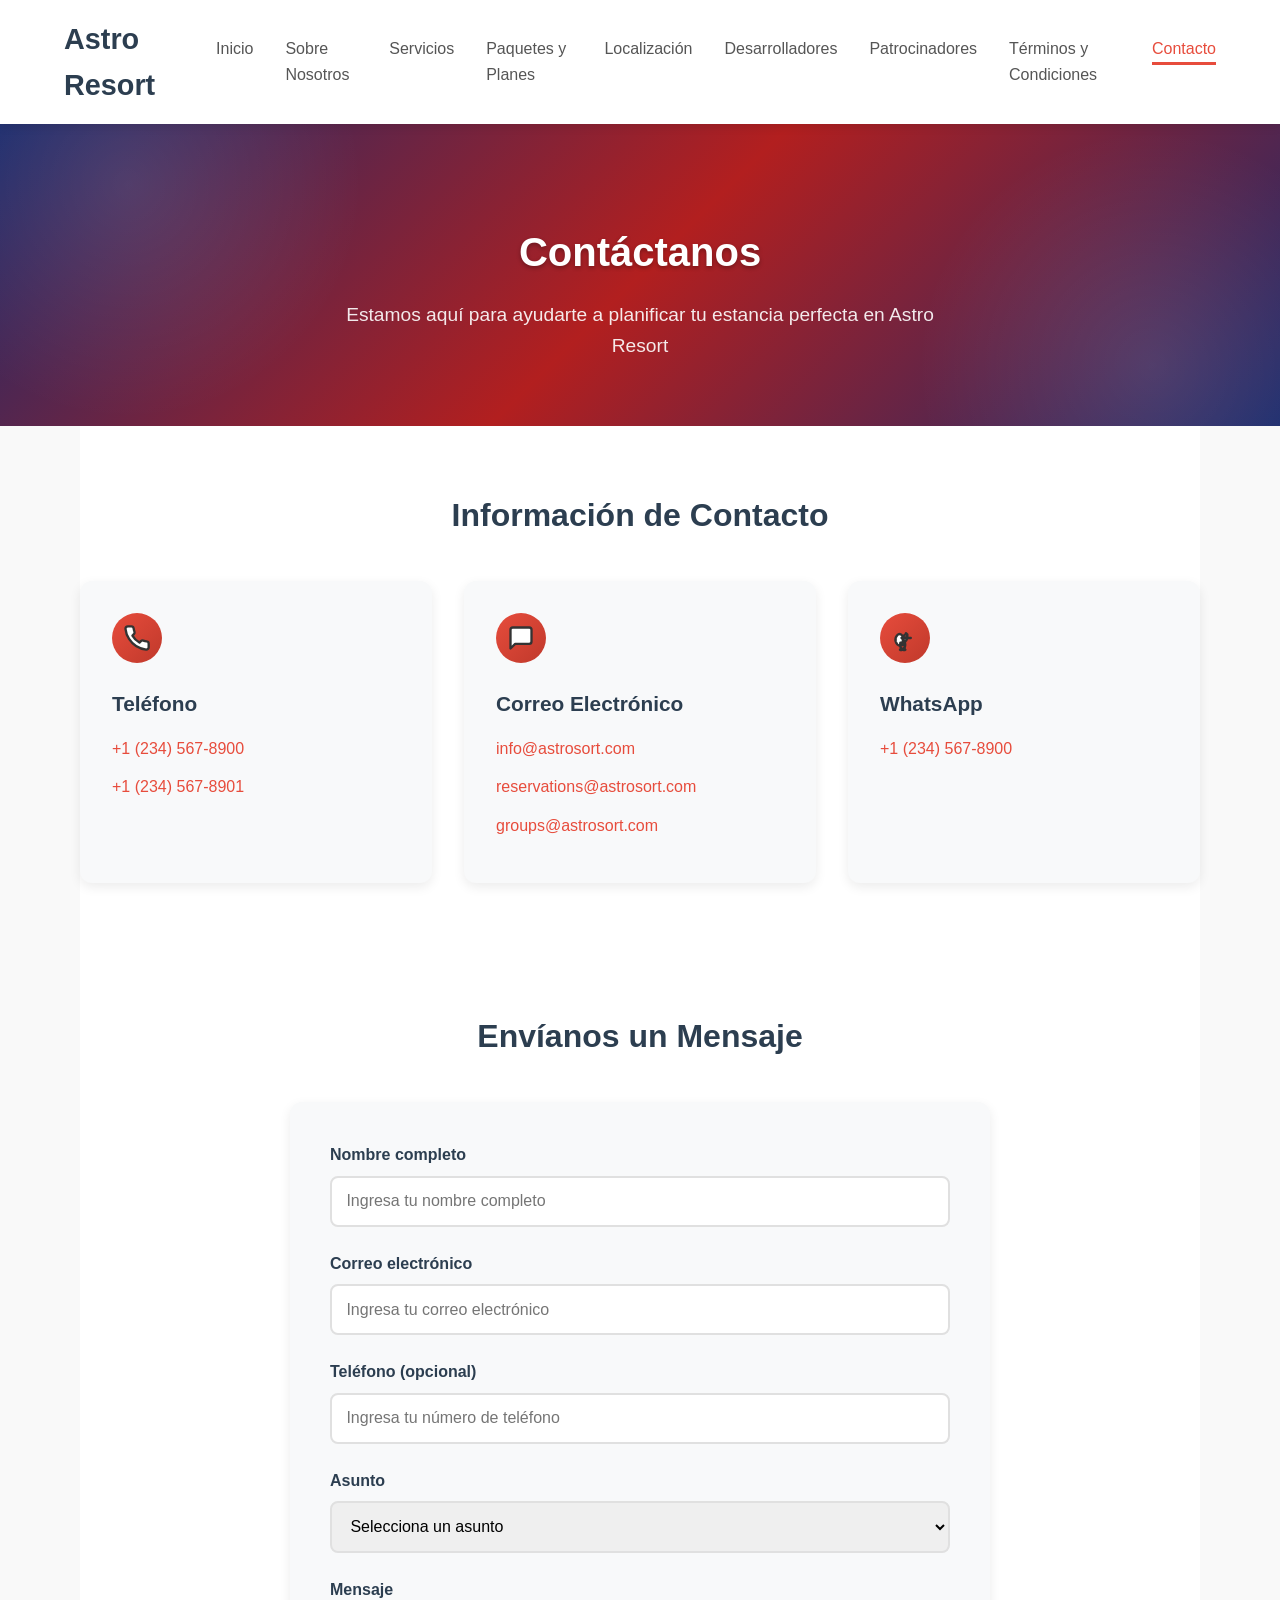
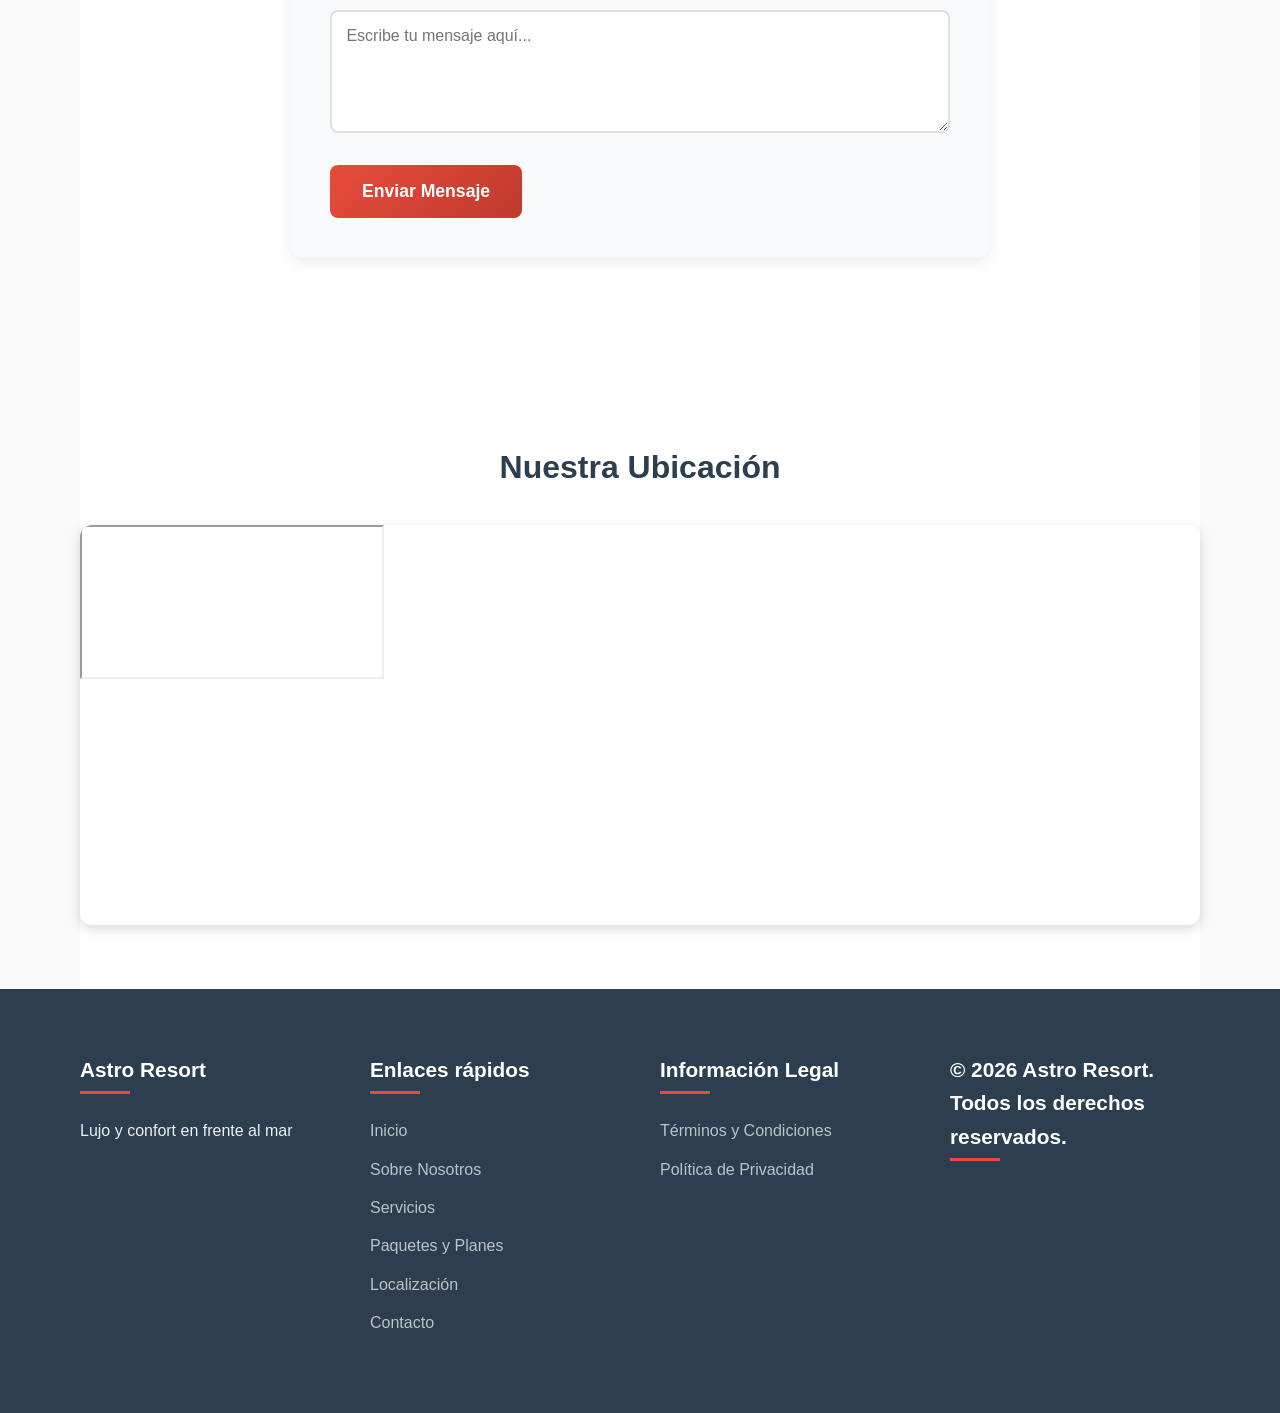
<file: contact/index.html>
<!DOCTYPE html>
<html lang="es">
<head>
    <meta charset="UTF-8">
    <meta name="viewport" content="width=device-width, initial-scale=1.0">
    <title>Contacto - Astro Resort</title>
    <meta name="description" content="Contacto Astro Resort - Hotel de lujo en la playa. Reservaciones, consultas y atención al cliente.">
    <link rel="stylesheet" href="style.css">
</head>
<body>
    <!-- Header -->
    <header class="site-header">
        <div class="container header-content">
            <div class="logo">
                <h1>Astro Resort</h1>
            </div>
            <nav class="main-nav">
                <ul>
                    <li><a href="../index.html">Inicio</a></li>
                    <li><a href="../about.html">Sobre Nosotros</a></li>
                    <li><a href="../services.html">Servicios</a></li>
                    <li><a href="../packages.html">Paquetes y Planes</a></li>
                    <li><a href="../location.html">Localización</a></li>
                    <li><a href="../developers.html">Desarrolladores</a></li>
                    <li><a href="../sponsors.html">Patrocinadores</a></li>
                    <li><a href="../terms.html">Términos y Condiciones</a></li>
                    <li><a class="active" href="index.html">Contacto</a></li>
                </ul>
            </nav>
        </div>
    </header>

    <!-- Hero Section -->
    <section class="hero">
        <div class="container hero-content">
            <h1>Contáctanos</h1>
            <p>Estamos aquí para ayudarte a planificar tu estancia perfecta en Astro Resort</p>
        </div>
    </section>

    <!-- Main Content -->
    <main class="main-content">
        <div class="container">
            <!-- Contact Information -->
            <section class="contact-info">
                <h2>Información de Contacto</h2>
                <div class="info-cards">
                    <div class="card">
                        <div class="card-icon">
                            <svg xmlns="http://www.w3.org/2000/svg" viewBox="0 0 24 24" fill="none" stroke="currentColor" stroke-width="2" stroke-linecap="round" stroke-linejoin="round">
                                <path d="M22 16.92v3a2 2 0 0 1-2.18 2 19.79 19.79 0 0 1-8.63-3.07 19.5 19.5 0 0 1-6-6 19.79 19.79 0 0 1-3.07-8.67A2 2 0 0 1 4.11 2h3a2 2 0 0 1 2 1.72 12.84 12.84 0 0 0 .7 2.81 2 2 0 0 1-.45 2.11L8.09 9.91a16 16 0 0 0 6 6l1.27-1.27a2 2 0 0 1 2.11-.45 12.84 12.84 0 0 0 2.81.7A2 2 0 0 1 22 16.92z"></path>
                            </svg>
                        </div>
                        <h3>Teléfono</h3>
                        <p><a href="tel:+1234567890">+1 (234) 567-8900</a></p>
                        <p><a href="tel:+1234567890">+1 (234) 567-8901</a></p>
                    </div>
                    
                    <div class="card">
                        <div class="card-icon">
                            <svg xmlns="http://www.w3.org/2000/svg" viewBox="0 0 24 24" fill="none" stroke="currentColor" stroke-width="2" stroke-linecap="round" stroke-linejoin="round">
                                <path d="M21 15a2 2 0 0 1-2 2H7l-4 4V5a2 2 0 0 1 2-2h14a2 2 0 0 1 2 2z"></path>
                            </svg>
                        </div>
                        <h3>Correo Electrónico</h3>
                        <p><a href="mailto:info@astrosort.com">info@astrosort.com</a></p>
                        <p><a href="mailto:reservations@astrosort.com">reservations@astrosort.com</a></p>
                        <p><a href="mailto:groups@astrosort.com">groups@astrosort.com</a></p>
                    </div>
                    
                    <div class="card">
                        <div class="card-icon">
                            <svg xmlns="http://www.w3.org/2000/svg" viewBox="0 0 24 24" fill="none" stroke="currentColor" stroke-width="2" stroke-linecap="round" stroke-linejoin="round">
                                <path d="M12 15l-3-3m0 0l3-3m-3 3h8m-7 4a5.042 5.042 0 0 0 2.83-8.17A6.088 6.088 0 0 1 14 9v2a4 4 0 0 0-4 4h2a6.062 6.062 0 0 1-4 4 6.062 6.062 0 0 1-4-4 6.066 6.066 0 0 1 1.66-5.77l.68-.33a2 2 0 0 1 2 0l.68.33a6.066 6.066 0 0 1 1.66 5.77zm0 0a6.066 6.066 0 0 0-1.66 5.77l-.68.33a2 2 0 0 0 2 0l.68-.33a6.066 6.066 0 0 0 1.66-5.77zm0 0a6.066 6.066 0 0 1 1.66 5.77l.68.33a2 2 0 0 1-2 0l-.68-.33a6.066 6.066 0 0 1-1.66-5.77z"></path>
                            </svg>
                        </div>
                        <h3>WhatsApp</h3>
                        <p><a href="https://api.whatsapp.com/send?phone=1234567890" target="_blank">+1 (234) 567-8900</a></p>
                    </div>
                </div>
            </section>

            <!-- Contact Form -->
            <section class="contact-form">
                <h2>Envíanos un Mensaje</h2>
                <form id="contactForm" class="form">
                    <div class="form-group">
                        <label for="name">Nombre completo</label>
                        <input type="text" id="name" name="name" required placeholder="Ingresa tu nombre completo">
                    </div>
                    
                    <div class="form-group">
                        <label for="email">Correo electrónico</label>
                        <input type="email" id="email" name="email" required placeholder="Ingresa tu correo electrónico">
                    </div>
                    
                    <div class="form-group">
                        <label for="phone">Teléfono (opcional)</label>
                        <input type="tel" id="phone" name="phone" placeholder="Ingresa tu número de teléfono">
                    </div>
                    
                    <div class="form-group">
                        <label for="subject">Asunto</label>
                        <select id="subject" name="subject" required>
                            <option value="">Selecciona un asunto</option>
                            <option value="reservation">Reservación</option>
                            <option value="inquiry">Consulta general</option>
                            <option value="groups">Grupos y eventos</option>
                            <option value="feedback">Comentario o sugerencia</option>
                            <option value="other">Otro</option>
                        </select>
                    </div>
                    
                    <div class="form-group">
                        <label for="message">Mensaje</label>
                        <textarea id="message" name="message" rows="5" required placeholder="Escribe tu mensaje aquí..."></textarea>
                    </div>
                    
                    <button type="submit" class="btn-primary">Enviar Mensaje</button>
                </form>
                
                <div id="formResponse" class="form-response"></div>
            </section>

            <!-- Location Map -->
            <section class="location-map">
                <h2>Nuestra Ubicación</h2>
                <div class="map-container">
                    <iframe 
                        src="https://www.google.com/maps/embed?pb=!1m18!1m12!1m3!1d3153.023675103304!2d-86.85193748455235!3d21.16190858597754!2m3!1f0!2f0!3f0!3m2!1i1024!2i768!4f13.1!3m3!1m2!1s0x8f4c1b05f3826a6b%3A0x5d3da496f6c6770!2sAstro%20Resort!5e0!3m2!1ses-419!2smx!4v1612345678901" 
                        allowfullscreen="" 
                        loading="lazy">
                    </iframe>
                </div>
            </section>
        </div>
    </main>

    <!-- Footer -->
    <footer class="site-footer">
        <div class="container footer-content">
            <div class="footer-section">
                <h3>Astro Resort</h3>
                <p>Lujo y confort en frente al mar</p>
                <div class="social-links">
                    <a href="#" aria-label="Facebook"><svg xmlns="http://www.w3.org/2000/svg" viewBox="0 0 24 24"><path d="M22.675 0H1.325C.593 0 0 .593 0 1.325v21.35C0 23.407.593 24 1.325 24h11.49v-9.294h-3.13v-3.62h3.13V8.413c0-3.1 1.894-4.788 4.66-4.788 1.325 0 2.463.099 2.795.143v3.24l-1.918.001c-1.504 0-1.795.715-1.795 1.763v2.31h3.587l-.467 3.62h-3.12V24h6.116c.732 0 1.325-.593 1.325-1.325V1.325C24 .593 23.407 0 22.675 0z"/></svg></a>
                    <a href="#" aria-label="Instagram"><svg xmlns="http://www.w3.org/2000/svg" viewBox="0 0 24 24"><circle cx="12" cy="12" r="10"/><path d="M16 11.37a4 4 0 1 1-8 0 4 4 0 0 1 8 0zm0 1.5a2.5 2.5 0 1 0 0-5 2.5 2.5 0 0 0 0 5zM12 4a8 8 0 0 1-8 8 8 8 0 0 1 8-8zm0 14c-3.31 0-6-2.69-6-6s2.69-6 6-6 6 2.69 6 6-2.69 6-6 6z"/></svg></a>
                    <a href="#" aria-label="Twitter"><svg xmlns="http://www.w3.org/2000/svg" viewBox="0 0 24 24"><path d="M23 3a10.9 10.9 0 0 1-3.14 1.53 4.48 4.48 0 0 0-7.86 3v1A10.66 10.66 0 0 1 3 4s-4 9 5 13a11.64 11.64 0 0 1-7 2c9 5 20 0 20-11.5a4.5 4.5 0 0 0-.08-.83A7.72 7.72 0 0 0 23 3z"/></svg></a>
                    <a href="#" aria-label="WhatsApp"><svg xmlns="http://www.w3.org/2000/svg" viewBox="0 0 24 24"><path d="M20.1 3.9C17.9 1.7 15 .5 12 .5 5.8.5.7 5.6.7 11.9c0 2 .5 3.9 1.5 5.6L.6 23.4l6-1.6c1.6.9 3.5 1.3 5.4 1.3 6.3 0 11.5-5.1 11.5-11.5-.1-2.8-1.2-5.7-3.3-7.8zM16.7 13.3c-1.1 0-2 .9-2 2s.9 2 2 2 2-.9 2-2-.9-2-2-2zm-4.3-1c-.6 0-1 .4-1 1s.4 1 1 1 1-.4 1-1-.4-1-1-1z"/></svg></a>
                </div>
            </div>
            
            <div class="footer-section">
                <h3>Enlaces rápidos</h3>
                <ul>
                    <li><a href="../index.html">Inicio</a></li>
                    <li><a href="../about.html">Sobre Nosotros</a></li>
                    <li><a href="../services.html">Servicios</a></li>
                    <li><a href="../packages.html">Paquetes y Planes</a></li>
                    <li><a href="../location.html">Localización</a></li>
                    <li><a href="index.html">Contacto</a></li>
                </ul>
            </div>
            
            <div class="footer-section">
                <h3>Información Legal</h3>
                <ul>
                    <li><a href="../terms.html">Términos y Condiciones</a></li>
                    <li><a href="../privacy.html">Política de Privacidad</a></li>
                </ul>
            </div>
            
            <div class="footer-section">
                <h3>© 2026 Astro Resort. Todos los derechos reservados.</h3>
            </div>
        </div>
    </footer>

    <script src="script.js"></script>
</body>
</html>
</file>
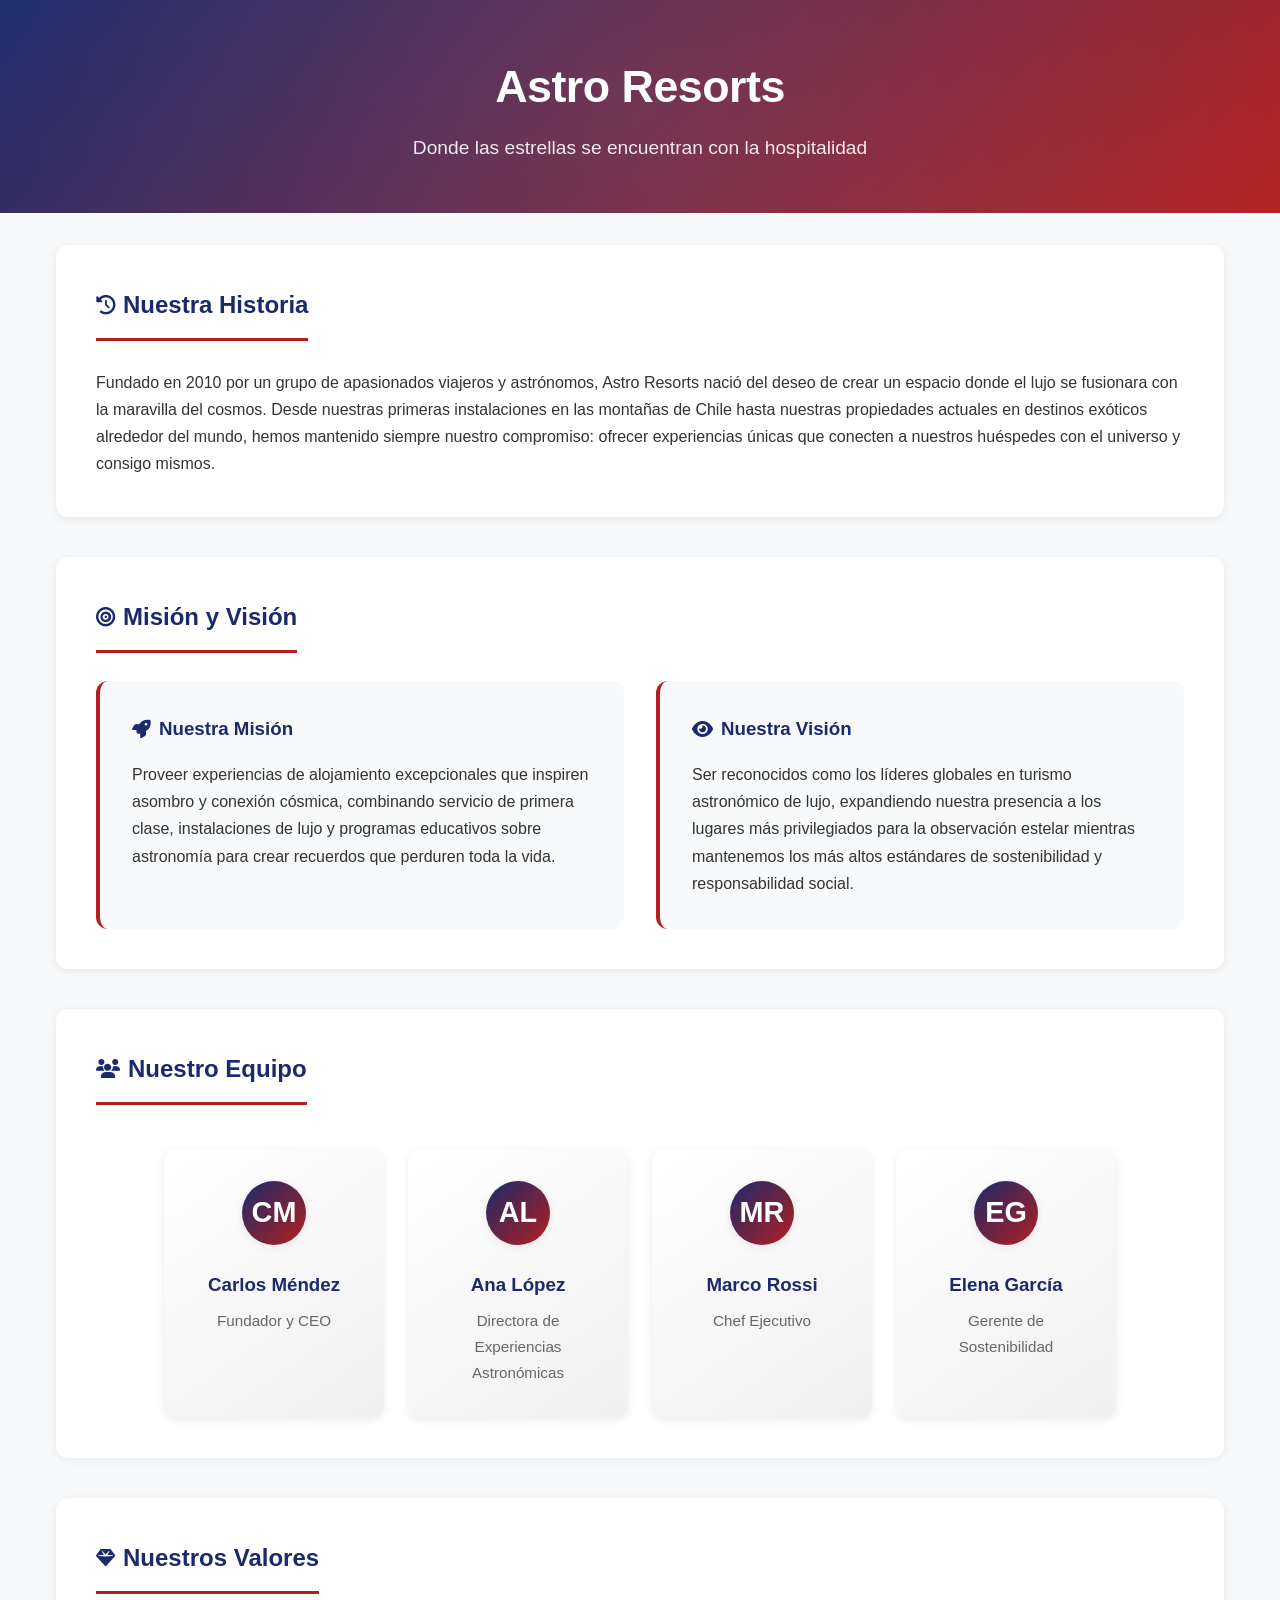
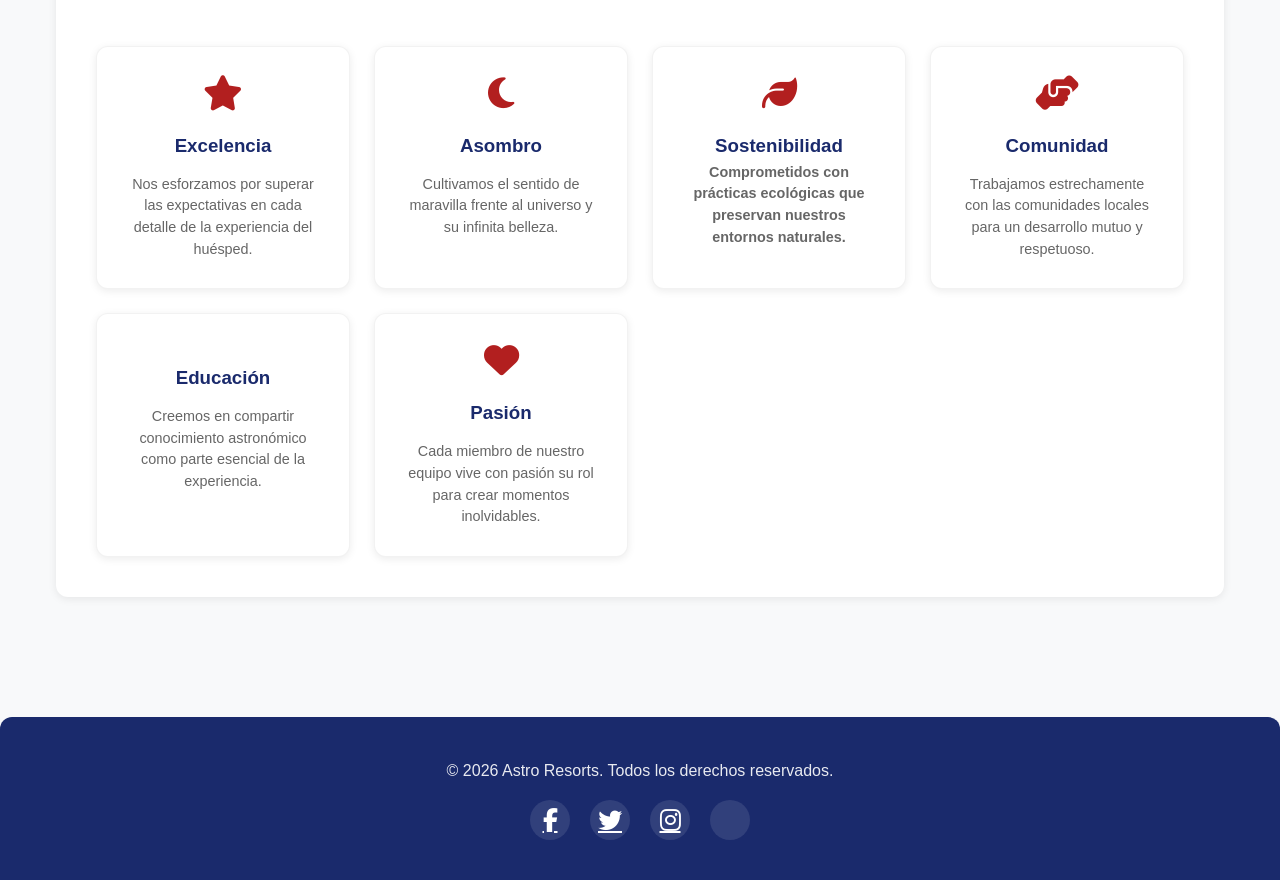
<file: about.html>
<!DOCTYPE html>
<html lang="es">
<head>
    <meta charset="UTF-8">
    <meta name="viewport" content="width=device-width, initial-scale=1.0">
    <title>Sobre Nosotros - Astro Resorts</title>
    <style>
        :root {
            --primary-dark: #1a2a6c;
            --primary-red: #b21f1f;
            --light-bg: #f8f9fa;
            --white: #ffffff;
            --gray-dark: #333;
            --gray-light: #666;
            --shadow-sm: 0 2px 8px rgba(0,0,0,0.08);
            --shadow-md: 0 4px 16px rgba(0,0,0,0.12);
            --shadow-lg: 0 8px 24px rgba(0,0,0,0.16);
            --radius: 12px;
            --transition: all 0.4s cubic-bezier(0.175, 0.885, 0.32, 1.275);
        }
        
        * {
            margin: 0;
            padding: 0;
            box-sizing: border-box;
        }
        
        body {
            font-family: 'Segoe UI', Tahoma, Geneva, Verdana, sans-serif;
            line-height: 1.7;
            background-color: var(--light-bg);
            color: var(--gray-dark);
        }
        
        header {
            background: linear-gradient(135deg, var(--primary-dark), var(--primary-red));
            color: var(--white);
            text-align: center;
            padding: 3rem 1rem;
            position: relative;
            overflow: hidden;
        }
        
        header::before {
            content: '';
            position: absolute;
            top: -50%;
            left: -50%;
            width: 200%;
            height: 200%;
            background: radial-gradient(circle, rgba(255,255,255,0.08) 0%, transparent 70%);
            animation: rotate 20s linear infinite;
        }
        
        @keyframes rotate {
            from { transform: rotate(0deg); }
            to { transform: rotate(360deg); }
        }
        
        header h1 {
            font-size: 2.8rem;
            margin-bottom: 0.5rem;
            position: relative;
            z-index: 2;
            letter-spacing: -0.5px;
        }
        
        header p {
            font-size: 1.2rem;
            opacity: 0.9;
            position: relative;
            z-index: 2;
            max-width: 600px;
            margin: 0 auto;
        }
        
        .container {
            max-width: 1200px;
            margin: 0 auto;
            padding: 2rem 1rem;
        }
        
        .section {
            background: var(--white);
            border-radius: var(--radius);
            box-shadow: var(--shadow-sm);
            margin-bottom: 2.5rem;
            padding: 2.5rem;
            transition: var(--transition);
        }
        
        .section:hover {
            box-shadow: var(--shadow-md);
            transform: translateY(-2px);
        }
        
        .section h2 {
            color: var(--primary-dark);
            border-bottom: 3px solid var(--primary-red);
            padding-bottom: 0.75rem;
            margin-top: 0;
            margin-bottom: 1.75rem;
            display: inline-flex;
            align-items: center;
            gap: 0.5rem;
        }
        
        .section h2 i {
            font-size: 1.2rem;
        }
        
        .mission-vision {
            display: flex;
            gap: 2rem;
            flex-wrap: wrap;
        }
        
        .mission, .vision {
            flex: 1;
            min-width: 280px;
            background: var(--light-bg);
            border-radius: var(--radius);
            padding: 2rem;
            border-left: 4px solid var(--primary-red);
            transition: var(--transition);
        }
        
        .mission:hover, .vision:hover {
            transform: translateX(5px);
            box-shadow: var(--shadow-sm);
        }
        
        .mission h3, .vision h3 {
            color: var(--primary-dark);
            margin-bottom: 1rem;
            display: flex;
            align-items: center;
            gap: 0.5rem;
        }
        
        .team {
            display: flex;
            gap: 1.5rem;
            flex-wrap: wrap;
            justify-content: center;
            margin-top: 1rem;
        }
        
        .team-member {
            background: linear-gradient(145deg, var(--white), #f0f0f0);
            border-radius: var(--radius);
            padding: 2rem;
            text-align: center;
            box-shadow: var(--shadow-sm);
            transition: var(--transition);
            width: 220px;
            position: relative;
            overflow: hidden;
        }
        
        .team-member:hover {
            transform: translateY(-8px) scale(1.02);
            box-shadow: var(--shadow-md);
        }
        
        .member-initial {
            width: 64px;
            height: 64px;
            background: linear-gradient(135deg, var(--primary-dark), var(--primary-red));
            color: var(--white);
            font-size: 1.8rem;
            font-weight: 600;
            display: flex;
            align-items: center;
            justify-content: center;
            border-radius: 50%;
            margin: 0 auto 1.5rem;
            box-shadow: var(--shadow-sm);
            position: relative;
            z-index: 2;
        }
        
        .team-member h3 {
            color: var(--primary-dark);
            margin-bottom: 0.5rem;
            font-weight: 600;
        }
        
        .team-member p {
            color: var(--gray-light);
            font-size: 0.95rem;
        }
        
        .values {
            display: grid;
            grid-template-columns: repeat(auto-fit, minmax(200px, 1fr));
            gap: 1.5rem;
            margin-top: 1.5rem;
        }
        
        .value {
            background: var(--white);
            border-radius: var(--radius);
            padding: 1.75rem;
            text-align: center;
            box-shadow: var(--shadow-sm);
            border: 1px solid rgba(0,0,0,0.05);
            transition: var(--transition);
            position: relative;
            overflow: hidden;
        }
        
        .value:hover {
            transform: translateY(-4px);
            box-shadow: var(--shadow-md);
        }
        
        .value i {
            font-size: 2.2rem;
            color: var(--primary-red);
            margin-bottom: 1.25rem;
            display: block;
        }
        
        .value h3 {
            color: var(--primary-dark);
            margin: 0.75rem 0;
            font-weight: 600;
        }
        
        .value p {
            color: var(--gray-light);
            font-size: 0.9rem;
            line-height: 1.5;
        }
        
        footer {
            text-align: center;
            padding: 2.5rem 1rem;
            background: var(--primary-dark);
            color: var(--white);
            margin-top: 3rem;
            border-radius: var(--radius) var(--radius) 0 0;
        }
        
        footer p {
            margin-bottom: 1rem;
            opacity: 0.9;
        }
        
        .social-links {
            display: flex;
            justify-content: center;
            gap: 1.25rem;
            flex-wrap: wrap;
        }
        
        .social-links a {
            color: var(--white);
            font-size: 1.5rem;
            width: 40px;
            height: 40px;
            display: flex;
            align-items: center;
            justify-content: center;
            border-radius: 50%;
            background: rgba(255,255,255,0.1);
            transition: var(--transition);
        }
        
        .social-links a:hover {
            background: rgba(255,255,255,0.2);
            transform: translateY(-3px);
        }
        
        @media (max-width: 768px) {
            header h1 {
                font-size: 2.2rem;
            }
            header p {
                font-size: 1rem;
            }
            .mission-vision {
                flex-direction: column;
            }
            .team {
                flex-direction: column;
                align-items: center;
            }
            .container {
                padding: 1.5rem;
            }
            .section {
                padding: 2rem;
            }
        }
        
        @media (max-width: 480px) {
            header h1 {
                font-size: 1.8rem;
            }
            header p {
                font-size: 0.9rem;
            }
        }
    </style>
    <link rel="stylesheet" href="https://cdnjs.cloudflare.com/ajax/libs/font-awesome/6.4.0/css/all.min.css" integrity="sha512-iecdLmaskl7CVkqkXNQ/ZH/XLlvWZOJyj7Yy7tcenmpD1ypASozpmT/E0iPtmFIB46ZmdtAc9eNBvH0H/ZpiBw==" crossorigin="anonymous" referrerpolicy="no-referrer" />
</head>
<body>
    <header>
        <h1>Astro Resorts</h1>
        <p>Donde las estrellas se encuentran con la hospitalidad</p>
    </header>

    <div class="container">
        <section class="section">
            <h2><i class="fas fa-history"></i> Nuestra Historia</h2>
            <p>Fundado en 2010 por un grupo de apasionados viajeros y astrónomos, Astro Resorts nació del deseo de crear un espacio donde el lujo se fusionara con la maravilla del cosmos. Desde nuestras primeras instalaciones en las montañas de Chile hasta nuestras propiedades actuales en destinos exóticos alrededor del mundo, hemos mantenido siempre nuestro compromiso: ofrecer experiencias únicas que conecten a nuestros huéspedes con el universo y consigo mismos.</p>
        </section>

        <section class="section">
            <h2><i class="fas fa-bullseye"></i> Misión y Visión</h2>
            <div class="mission-vision">
                <div class="mission">
                    <h3><i class="fas fa-rocket"></i> Nuestra Misión</h3>
                    <p>Proveer experiencias de alojamiento excepcionales que inspiren asombro y conexión cósmica, combinando servicio de primera clase, instalaciones de lujo y programas educativos sobre astronomía para crear recuerdos que perduren toda la vida.</p>
                </div>
                <div class="vision">
                    <h3><i class="fas fa-eye"></i> Nuestra Visión</h3>
                    <p>Ser reconocidos como los líderes globales en turismo astronómico de lujo, expandiendo nuestra presencia a los lugares más privilegiados para la observación estelar mientras mantenemos los más altos estándares de sostenibilidad y responsabilidad social.</p>
                </div>
            </div>
        </section>

        <section class="section">
            <h2><i class="fas fa-users"></i> Nuestro Equipo</h2>
            <div class="team">
                <div class="team-member">
                    <div class="member-initial">CM</div>
                    <h3>Carlos Méndez</h3>
                    <p>Fundador y CEO</p>
                </div>
                <div class="team-member">
                    <div class="member-initial">AL</div>
                    <h3>Ana López</h3>
                    <p>Directora de Experiencias Astronómicas</p>
                </div>
                <div class="team-member">
                    <div class="member-initial">MR</div>
                    <h3>Marco Rossi</h3>
                    <p>Chef Ejecutivo</p>
                </div>
                <div class="team-member">
                    <div class="member-initial">EG</div>
                    <h3>Elena García</h3>
                    <p>Gerente de Sostenibilidad</p>
                </div>
            </div>
        </section>

        <section class="section">
            <h2><i class="fas fa-gem"></i> Nuestros Valores</h2>
            <div class="values">
                <div class="value">
                    <i class="fas fa-star"></i>
                    <h3>Excelencia</h3>
                    <p>Nos esforzamos por superar las expectativas en cada detalle de la experiencia del huésped.</p>
                </div>
                <div class="value">
                    <i class="fas fa-moon"></i>
                    <h3>Asombro</h3>
                    <p>Cultivamos el sentido de maravilla frente al universo y su infinita belleza.</p>
                </div>
                <div class="value">
                    <i class="fas fa-leaf"></i>
                    <h3>Sostenibilidad</p>
                    <p>Comprometidos con prácticas ecológicas que preservan nuestros entornos naturales.</p>
                </div>
                <div class="value">
                    <i class="fas fa-hands-helping"></i>
                    <h3>Comunidad</h3>
                    <p>Trabajamos estrechamente con las comunidades locales para un desarrollo mutuo y respetuoso.</p>
                </div>
                <div class="value">
                    <i class="fas fa-education"></i>
                    <h3>Educación</h3>
                    <p>Creemos en compartir conocimiento astronómico como parte esencial de la experiencia.</p>
                </div>
                <div class="value">
                    <i class="fas fa-heart"></i>
                    <h3>Pasión</h3>
                    <p>Cada miembro de nuestro equipo vive con pasión su rol para crear momentos inolvidables.</p>
                </div>
            </div>
        </section>
    </div>

    <footer>
        <p>&copy; 2026 Astro Resorts. Todos los derechos reservados.</p>
        <div class="social-links">
            <a href="#"><i class="fab fa-facebook-f"></i></a>
            <a href="#"><i class="fab fa-twitter"></i></a>
            <a href="#"><i class="fab fa-instagram"></i></a>
            <a href="#"><i class="fab fa-tripadvisor"></i></a>
        </div>
    </footer>
</body>
</html>
</file>
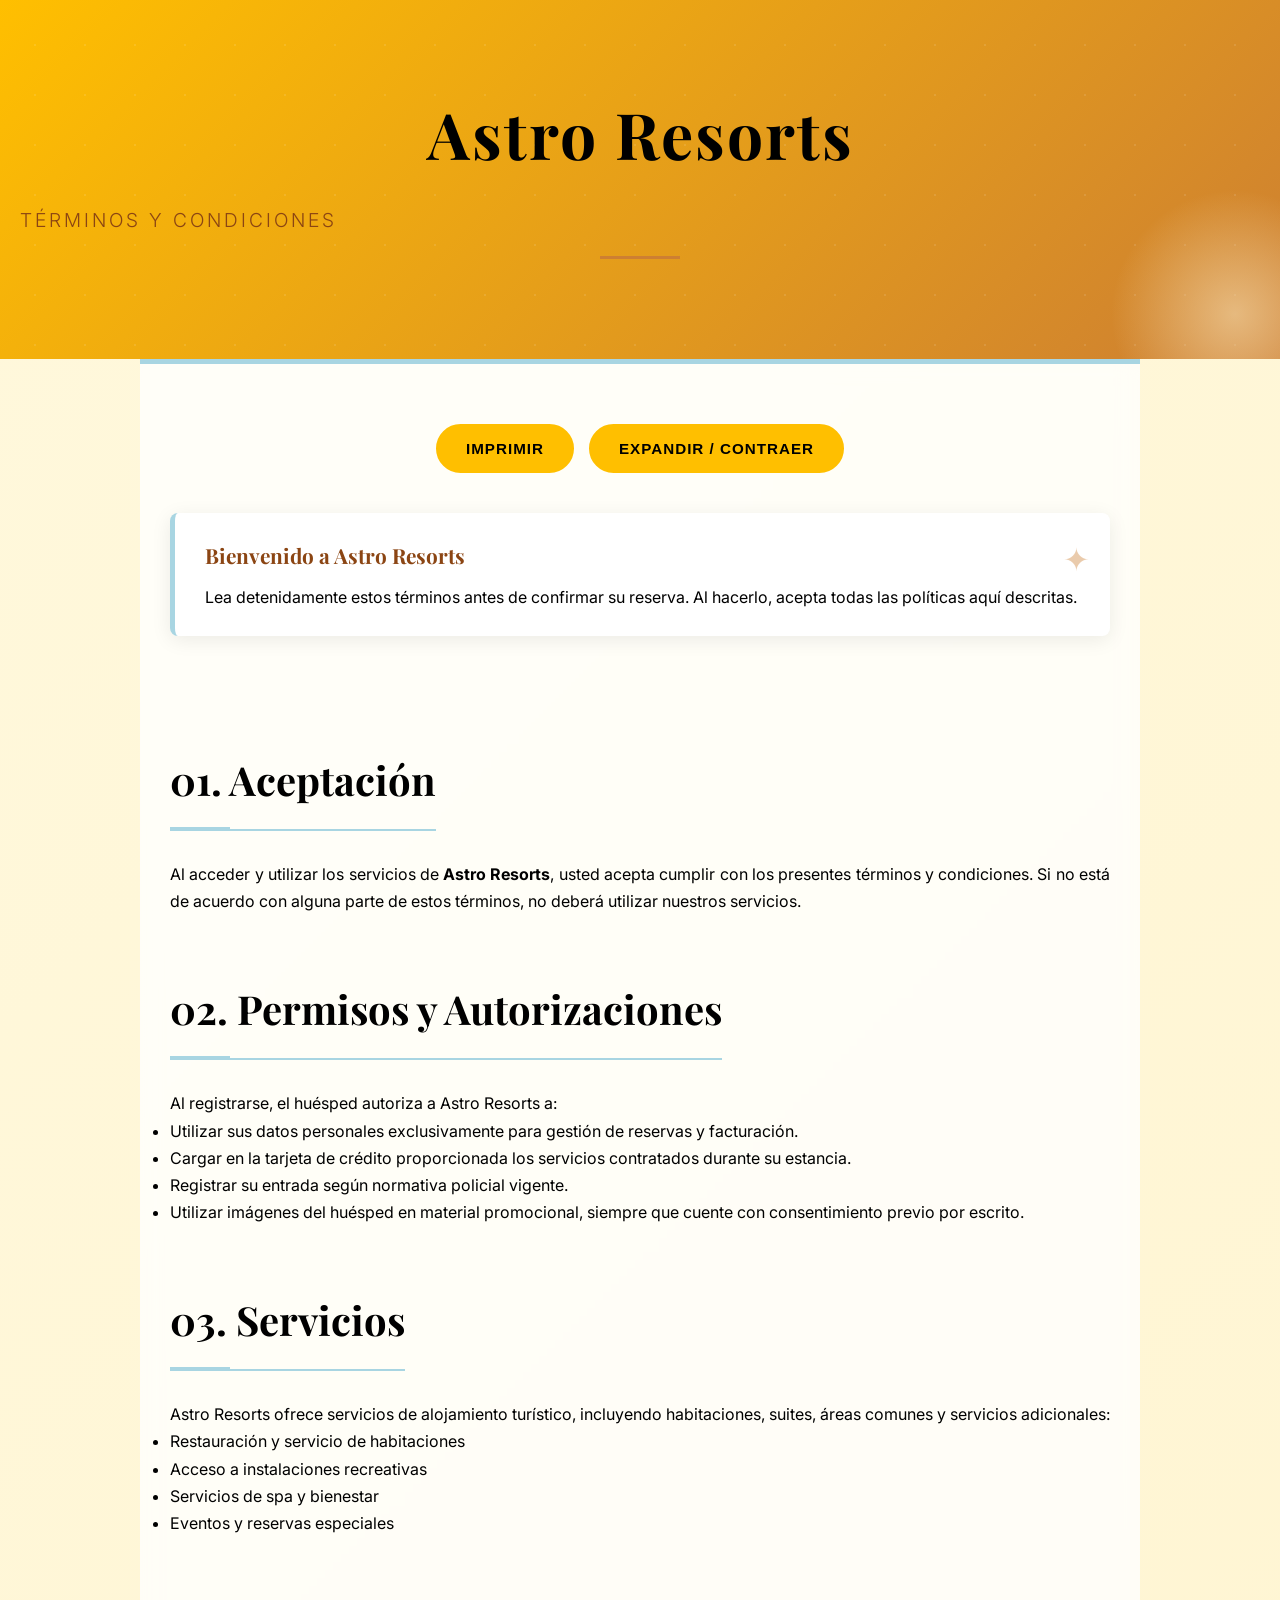
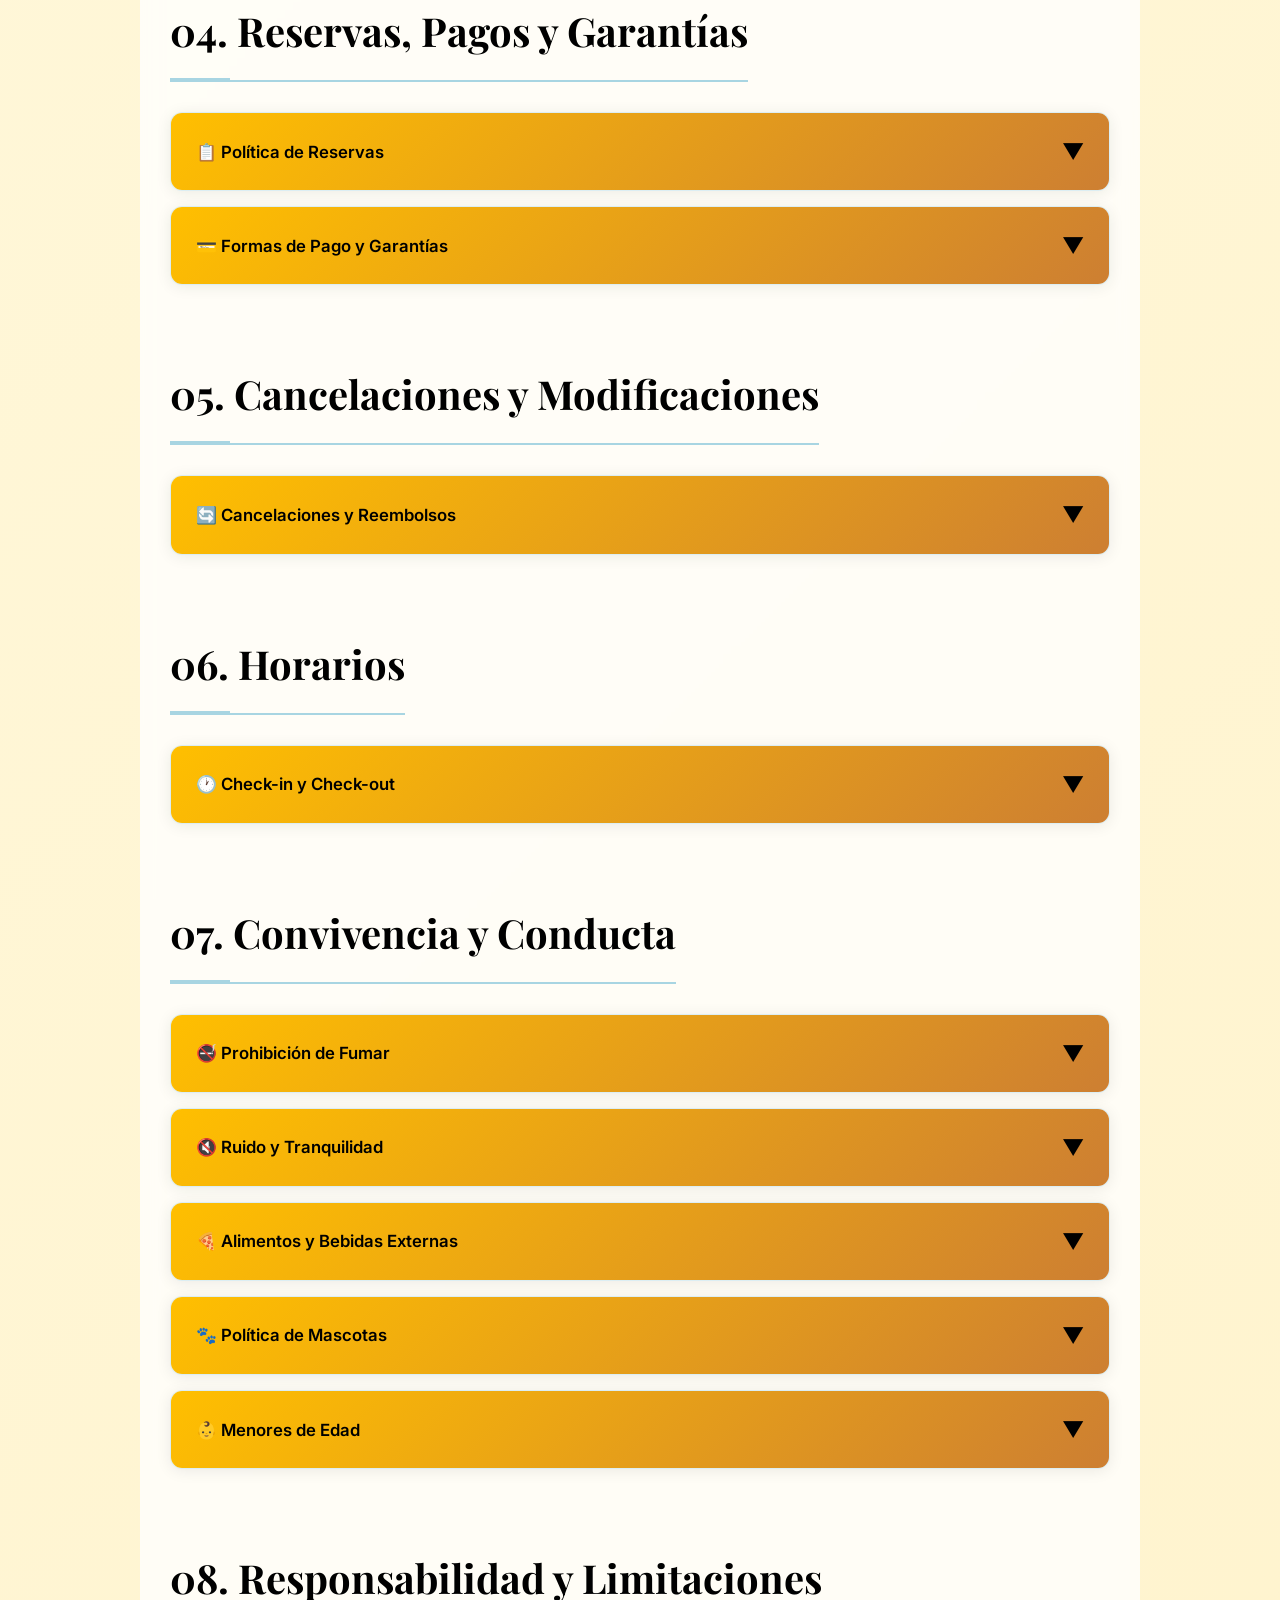
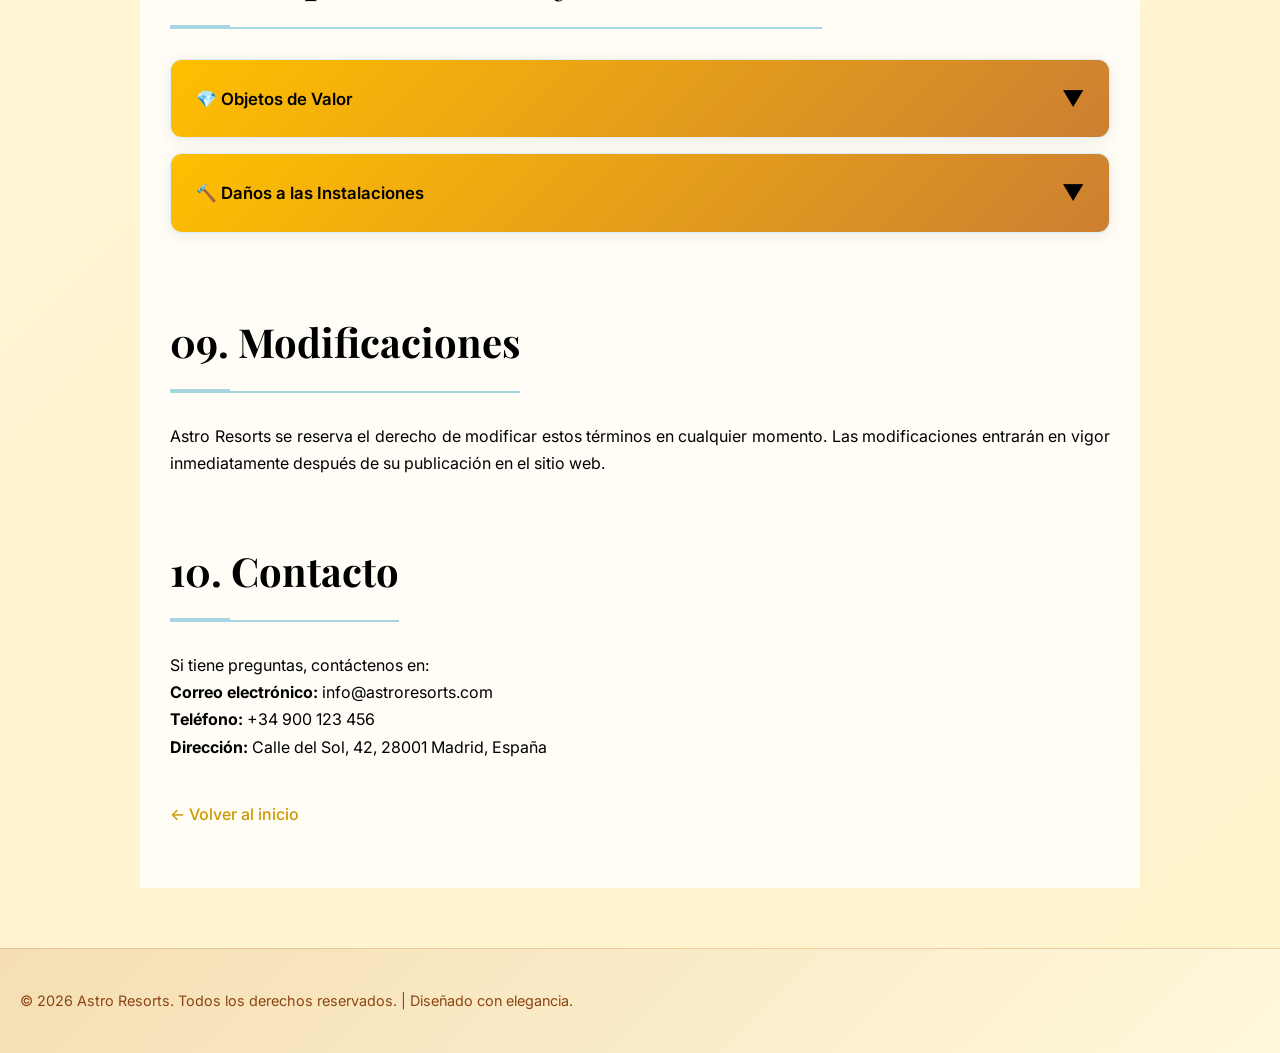
<file: permisos y terminos.html>
<!DOCTYPE html>
<html lang="es">
<head>
  <meta charset="UTF-8">
  <meta name="viewport" content="width=device-width, initial-scale=1.0">
  <title>Términos y Condiciones - Astro Resorts</title>
  <style>
    @import url('https://fonts.googleapis.com/css2?family=Playfair+Display:ital,wght@0,400;0,700;1,400&family=Inter:wght@300;400;500;600&display=swap');

    :root {
      --amber: #FFBF00;
      --amber-light: #FFF3CC;
      --amber-dark: #CC9900;
      --bronze: #CD7F32;
      --bronze-light: #F5DEB3;
      --bronze-dark: #8B4513;
      --butter: #FFE5A0;
      --butter-light: #FFF8DC;
      --dewy-blue: #A8D5E2;
      --dewy-blue-dark: #7FB3C9;
      --black: #000000;
      --charcoal: #1A1A1A;
      --white: #FFFFFF;
      --shadow: rgba(0, 0, 0, 0.08);
    }

    * {
      margin: 0;
      padding: 0;
      box-sizing: border-box;
    }

    body {
      font-family: 'Inter', sans-serif;
      background: linear-gradient(135deg, var(--butter-light) 0%, var(--amber-light) 100%);
      color: var(--black);
      line-height: 1.7;
      min-height: 100vh;
      overflow-x: hidden;
    }

    .hero {
      background: linear-gradient(135deg, var(--amber) 0%, var(--bronze) 100%);
      color: var(--black);
      padding: 80px 20px;
      text-align: center;
      position: relative;
      overflow: hidden;
      animation: slideDown 0.8s ease-out;
    }

    .hero::before {
      content: '';
      position: absolute;
      top: -50%;
      left: -50%;
      width: 200%;
      height: 200%;
      background: radial-gradient(circle, rgba(255,255,255,0.1) 1px, transparent 1px);
      background-size: 50px 50px;
      animation: float 20s linear infinite;
    }

    .hero::after {
      content: '';
      position: absolute;
      bottom: -80px;
      right: -80px;
      width: 250px;
      height: 250px;
      background: radial-gradient(circle, var(--bronze-light) 0%, transparent 70%);
      border-radius: 50%;
      opacity: 0.6;
      z-index: 0;
    }

    .hero h1 {
      font-family: 'Playfair Display', serif;
      font-size: 4em;
      font-weight: 700;
      letter-spacing: 2px;
      position: relative;
      z-index: 1;
      animation: fadeInUp 1s ease-out;
      color: var(--black);
    }

    .hero p {
      font-size: 1.2em;
      font-weight: 300;
      letter-spacing: 3px;
      text-transform: uppercase;
      margin-top: 15px;
      position: relative;
      z-index: 1;
      animation: fadeInUp 1s ease-out 0.2s backwards;
      color: var(--bronze-dark);
    }

    .hero-line {
      width: 80px;
      height: 3px;
      background: var(--bronze);
      margin: 20px auto;
      position: relative;
      z-index: 1;
      animation: expandWidth 1s ease-out 0.4s backwards;
    }

    @keyframes float {
      0% { transform: translate(0, 0); }
      100% { transform: translate(50px, 50px); }
    }

    @keyframes slideDown {
      from { transform: translateY(-100%); opacity: 0; }
      to { transform: translateY(0); opacity: 1; }
    }

    @keyframes fadeInUp {
      from { transform: translateY(30px); opacity: 0; }
      to { transform: translateY(0); opacity: 1; }
    }

    @keyframes expandWidth {
      from { width: 0; }
      to { width: 80px; }
    }

    .container {
      max-width: 1000px;
      margin: 0 auto;
      padding: 60px 30px;
      border-top: 5px solid var(--dewy-blue);
      background: rgba(255, 255, 255, 0.8);
      backdrop-filter: blur(10px);
    }

    .toolbar {
      display: flex;
      justify-content: center;
      gap: 15px;
      margin-bottom: 40px;
      animation: fadeInUp 0.8s ease-out 0.6s backwards;
    }

    .btn {
      padding: 14px 28px;
      background: var(--amber);
      color: var(--black);
      border: 2px solid var(--amber);
      border-radius: 50px;
      cursor: pointer;
      font-size: 0.95em;
      font-weight: 600;
      letter-spacing: 1px;
      text-transform: uppercase;
      transition: all 0.4s cubic-bezier(0.4, 0, 0.2, 1);
      position: relative;
      overflow: hidden;
    }

    .btn::before {
      content: '';
      position: absolute;
      top: 50%;
      left: 50%;
      width: 0;
      height: 0;
      background: var(--black);
      border-radius: 50%;
      transform: translate(-50%, -50%);
      transition: width 0.6s, height 0.6s;
      z-index: 0;
    }

    .btn:hover::before {
      width: 300px;
      height: 300px;
    }

    .btn:hover {
      color: var(--dewy-blue-dark);
      border-color: var(--black);
      transform: translateY(-3px);
      box-shadow: 0 10px 30px var(--shadow);
    }

    .btn span {
      position: relative;
      z-index: 1;
    }

    .alert {
      background: var(--white);
      border-left: 5px solid var(--dewy-blue);
      padding: 25px 30px;
      border-radius: 8px;
      margin-bottom: 50px;
      box-shadow: 0 4px 20px var(--shadow);
      animation: fadeInUp 0.8s ease-out 0.7s backwards;
      position: relative;
      overflow: hidden;
    }

    .alert::before {
      content: '✦';
      position: absolute;
      top: 20px;
      right: 20px;
      font-size: 2em;
      color: var(--bronze);
      opacity: 0.4;
    }

    .alert strong {
      font-family: 'Playfair Display', serif;
      font-size: 1.3em;
      color: var(--bronze-dark);
      display: block;
      margin-bottom: 10px;
    }

    .section-title {
      font-family: 'Playfair Display', serif;
      font-size: 2.5em;
      color: var(--black);
      margin: 60px 0 30px;
      padding-bottom: 15px;
      border-bottom: 2px solid var(--dewy-blue);
      position: relative;
      display: inline-block;
    }

    .section-title::after {
      content: '';
      position: absolute;
      bottom: -2px;
      left: 0;
      width: 60px;
      height: 4px;
      background: var(--dewy-blue);
      transition: width 0.4s ease;
    }

    .section-title:hover::after {
      width: 100%;
    }

    .accordion {
      background: var(--white);
      border: 1px solid rgba(168, 213, 226, 0.4);
      border-radius: 12px;
      margin-bottom: 15px;
      overflow: hidden;
      box-shadow: 0 2px 15px var(--shadow);
      transition: all 0.4s cubic-bezier(0.4, 0, 0.2, 1);
      opacity: 0;
      transform: translateY(20px);
      animation: fadeInUp 0.6s ease-out forwards;
    }

    .accordion:nth-child(1) { animation-delay: 0.1s; }
    .accordion:nth-child(2) { animation-delay: 0.2s; }
    .accordion:nth-child(3) { animation-delay: 0.3s; }
    .accordion:nth-child(4) { animation-delay: 0.4s; }
    .accordion:nth-child(5) { animation-delay: 0.5s; }

    .accordion:hover {
      transform: translateX(8px);
      box-shadow: 0 8px 30px rgba(168, 213, 226, 0.2);
      border-color: var(--dewy-blue);
    }

    .accordion-header {
      background: linear-gradient(135deg, var(--amber) 0%, var(--bronze) 100%);
      color: var(--black);
      padding: 20px 25px;
      cursor: pointer;
      font-weight: 600;
      font-size: 1.05em;
      display: flex;
      justify-content: space-between;
      align-items: center;
      transition: all 0.3s ease;
      position: relative;
      overflow: hidden;
    }

    .accordion-header::before {
      content: '';
      position: absolute;
      left: 0;
      top: 0;
      width: 5px;
      height: 100%;
      background: var(--dewy-blue);
      transform: scaleY(0);
      transition: transform 0.4s ease;
    }

    .accordion:hover .accordion-header::before {
      transform: scaleY(1);
    }

    .accordion-header:hover {
      padding-left: 35px;
    }

    .accordion-icon {
      font-size: 1.3em;
      transition: transform 0.4s cubic-bezier(0.4, 0, 0.2, 1);
      display: inline-block;
    }

    .accordion-content {
      padding: 0 25px;
      background: var(--butter-light);
      max-height: 0;
      overflow: hidden;
      transition: max-height 0.5s cubic-bezier(0.4, 0, 0.2, 1), padding 0.4s ease;
    }

    .accordion-content.active {
      max-height: 1000px;
      padding: 25px;
      background: var(--amber-light);
    }

    .accordion-content p,
    .accordion-content li {
      margin-bottom: 12px;
      color: var(--black);
    }

    .accordion-content ul {
      margin-left: 25px;
      margin-bottom: 15px;
    }

    .accordion-content li {
      position: relative;
      padding-left: 15px;
    }

    .accordion-content li::before {
      content: '▸';
      position: absolute;
      left: 0;
      color: var(--dewy-blue);
      font-weight: bold;
      transition: transform 0.3s ease;
    }

    .accordion:hover .accordion-content li::before {
      transform: translateX(5px);
    }

    .box {
      padding: 18px 22px;
      border-radius: 8px;
      margin: 18px 0;
      position: relative;
      transition: all 0.3s ease;
    }

    .box-highlight {
      background: linear-gradient(135deg, var(--butter-light) 0%, var(--bronze-light) 100%);
      border-left: 4px solid var(--amber);
    }

    .box-warning {
      background: linear-gradient(135deg, var(--dewy-blue) 0%, var(--dewy-blue-dark) 100%);
      border-left: 4px solid var(--bronze);
    }

    .box:hover {
      transform: translateY(-3px);
      box-shadow: 0 6px 20px var(--shadow);
    }

    .box strong {
      font-family: 'Playfair Display', serif;
      color: var(--black);
    }

    .box-warning strong {
      color: var(--bronze-dark);
    }

    p, li {
      text-align: justify;
    }

    a {
      color: var(--amber-dark);
      text-decoration: none;
      font-weight: 500;
      position: relative;
      display: inline-block;
      transition: color 0.3s ease;
    }

    a::after {
      content: '';
      position: absolute;
      bottom: -2px;
      left: 0;
      width: 0;
      height: 2px;
      background: var(--black);
      transition: width 0.4s ease;
    }

    a:hover::after {
      width: 100%;
    }

    .footer {
      text-align: center;
      padding: 40px 20px;
      color: var(--bronze-dark);
      font-size: 0.9em;
      border-top: 1px solid rgba(205, 127, 50, 0.3);
      margin-top: 60px;
      background: linear-gradient(135deg, var(--bronze-light) 0%, var(--butter-light) 100%);
    }

    .footer a {
      color: var(--dewy-blue-dark);
      margin: 0 10px;
    }

    @media (max-width: 768px) {
      .hero h1 { font-size: 2.5em; }
      .section-title { font-size: 1.8em; }
      .toolbar { flex-direction: column; align-items: center; }
      .container { padding: 40px 20px; }
      .accordion-header { font-size: 0.95em; padding: 15px 20px; }
    }
  </style>
</head>
<body>
  <div class="hero">
    <h1>Astro Resorts</h1>
    <p>Términos y Condiciones</p>
    <div class="hero-line"></div>
  </div>

  <div class="container">
    <div class="toolbar">
      <button class="btn" onclick="window.print()"><span>Imprimir</span></button>
      <button class="btn" onclick="toggleAll()"><span>Expandir / Contraer</span></button>
    </div>

    <div class="alert">
      <strong>Bienvenido a Astro Resorts</strong>
      Lea detenidamente estos términos antes de confirmar su reserva. Al hacerlo, acepta todas las políticas aquí descritas.
    </div>

    <h2 class="section-title">01. Aceptación</h2>
    <p>Al acceder y utilizar los servicios de <strong>Astro Resorts</strong>, usted acepta cumplir con los presentes términos y condiciones. Si no está de acuerdo con alguna parte de estos términos, no deberá utilizar nuestros servicios.</p>

    <h2 class="section-title">02. Permisos y Autorizaciones</h2>
    <p>Al registrarse, el huésped autoriza a Astro Resorts a:</p>
    <ul>
      <li>Utilizar sus datos personales exclusivamente para gestión de reservas y facturación.</li>
      <li>Cargar en la tarjeta de crédito proporcionada los servicios contratados durante su estancia.</li>
      <li>Registrar su entrada según normativa policial vigente.</li>
      <li>Utilizar imágenes del huésped en material promocional, siempre que cuente con consentimiento previo por escrito.</li>
    </ul>

    <h2 class="section-title">03. Servicios</h2>
    <p>Astro Resorts ofrece servicios de alojamiento turístico, incluyendo habitaciones, suites, áreas comunes y servicios adicionales:</p>
    <ul>
      <li>Restauración y servicio de habitaciones</li>
      <li>Acceso a instalaciones recreativas</li>
      <li>Servicios de spa y bienestar</li>
      <li>Eventos y reservas especiales</li>
    </ul>

    <h2 class="section-title">04. Reservas, Pagos y Garantías</h2>
    <div class="accordion">
      <div class="accordion-header" onclick="toggleSection(this)">
        <span>📋 Política de Reservas</span>
        <span class="accordion-icon">▼</span>
      </div>
      <div class="accordion-content">
        <p>Las reservas están sujetas a disponibilidad. Para garantizarla, se requiere:</p>
        <ul>
          <li>Tarjeta de crédito válida o depósito del 50% del total.</li>
          <li>Datos de contacto válidos (teléfono y correo).</li>
          <li>Número de huéspedes confirmado.</li>
        </ul>
        <p><strong>Nota:</strong> La reserva no se considera confirmada hasta recibir el pago de garantía correspondiente.</p>
      </div>
    </div>

    <div class="accordion">
      <div class="accordion-header" onclick="toggleSection(this)">
        <span>💳 Formas de Pago y Garantías</span>
        <span class="accordion-icon">▼</span>
      </div>
      <div class="accordion-content">
        <p>Astro Resorts acepta las siguientes formas de pago:</p>
        <ul>
          <li>Tarjetas de crédito: Visa, MasterCard, American Express</li>
          <li>Tarjetas de débito</li>
          <li>Transferencia bancaria (solo para reservas con más de 7 días de antelación)</li>
          <li>Efectivo en el establecimiento</li>
        </ul>
        <div class="box box-warning">
          <strong>Importante:</strong> En caso de no presentación sin previo aviso, se cargará el importe de la primera noche en la tarjeta de garantía.
        </div>
      </div>
    </div>

    <h2 class="section-title">05. Cancelaciones y Modificaciones</h2>
    <div class="accordion">
      <div class="accordion-header" onclick="toggleSection(this)">
        <span>🔄 Cancelaciones y Reembolsos</span>
        <span class="accordion-icon">▼</span>
      </div>
      <div class="accordion-content">
        <ul>
          <li><strong>Más de 14 días antes:</strong> Reembolso completo menos gastos de gestión (10%).</li>
          <li><strong>Entre 7 y 14 días antes:</strong> Reembolso del 50% del importe total.</li>
          <li><strong>Entre 48 horas y 7 días antes:</strong> Reembolso del 25% del importe total.</li>
          <li><strong>Menos de 48 horas:</strong> No se realiza reembolso. Se cargará la primera noche.</li>
          <li><strong>No presentación (no-show):</strong> Se cargará el importe total de la primera noche.</li>
        </ul>
        <p>Las modificaciones están sujetas a disponibilidad y pueden implicar cambios en el precio.</p>
      </div>
    </div>

    <h2 class="section-title">06. Horarios</h2>
    <div class="accordion">
      <div class="accordion-header" onclick="toggleSection(this)">
        <span>🕐 Check-in y Check-out</span>
        <span class="accordion-icon">▼</span>
      </div>
      <div class="accordion-content">
        <ul>
          <li><strong>Check-in (entrada):</strong> A partir de las 15:00 horas (3:00 PM).</li>
          <li><strong>Check-out (salida):</strong> Antes de las 11:00 horas (11:00 AM).</li>
        </ul>
        <div class="box box-warning">
          <strong>Llegada anticipada:</strong> Sujeta a disponibilidad. Puede aplicarse un cargo adicional del 50% de la noche.
        </div>
        <div class="box box-highlight">
          <strong>Salida tardía:</strong> Sujeta a disponibilidad con cargo del 50%. Sin excepción, deberá abandonar la habitación antes de las 13:00 horas sin cargo adicional.
        </div>
      </div>
    </div>

    <h2 class="section-title">07. Convivencia y Conducta</h2>
    <div class="accordion">
      <div class="accordion-header" onclick="toggleSection(this)">
        <span>🚭 Prohibición de Fumar</span>
        <span class="accordion-icon">▼</span>
      </div>
      <div class="accordion-content">
        <p>Queda estrictamente prohibido fumar en interiores, habitaciones y zonas comunes. Se permiten zonas designadas en el exterior.</p>
        <div class="box box-warning">
          <strong>Sanción:</strong> Penalización de hasta <strong>250 EUR</strong> por limpieza profunda y desodorización, además de cargos por daños si se produjeran.
        </div>
      </div>
    </div>

    <div class="accordion">
      <div class="accordion-header" onclick="toggleSection(this)">
        <span>🔇 Ruido y Tranquilidad</span>
        <span class="accordion-icon">▼</span>
      </div>
      <div class="accordion-content">
        <p>Normas para garantizar el descanso:</p>
        <ul>
          <li>Horario de silencio: 22:00 a 08:00 horas.</li>
          <li>Prohibidas reuniones o fiestas que generen ruido excesivo.</li>
          <li>Volumen moderado de televisión, música o dispositivos.</li>
          <li>Pasillos y zonas comunes en silencio.</li>
        </ul>
        <div class="box box-warning">
          <strong>Sanción:</strong> Violación reiterada puede implicar solicitud de abandono sin derecho a reembolso.
        </div>
      </div>
    </div>

    <div class="accordion">
      <div class="accordion-header" onclick="toggleSection(this)">
        <span>🍕 Alimentos y Bebidas Externas</span>
        <span class="accordion-icon">▼</span>
      </div>
      <div class="accordion-content">
        <p>Se permiten en habitaciones. Sin embargo:</p>
        <ul>
          <li>No está permitido consumirlos en zonas comunes.</li>
          <li>Prohibida la introducción de alimentos perecederos.</li>
          <li>El hotel no se responsabiliza de intoxicaciones o alergias derivadas de alimentos externos.</li>
          <li>Servicio de habitaciones disponible 24 horas.</li>
        </ul>
      </div>
    </div>

    <div class="accordion">
      <div class="accordion-header" onclick="toggleSection(this)">
        <span>🐾 Política de Mascotas</span>
        <span class="accordion-icon">▼</span>
      </div>
      <div class="accordion-content">
        <p>Astro Resorts admite mascotas bajo condiciones específicas:</p>
        <ul>
          <li>Se admiten perros y gatos de tamaño pequeño y mediano.</li>
          <li>Peso máximo: 25 kg por mascota.</li>
          <li>Notificación previa en la reserva. Puede aplicarse cargo adicional por noche.</li>
          <li>Las mascotas deben permanecer acompañadas en todo momento.</li>
          <li>El huésped es responsable de daños, suciedad o molestias.</li>
          <li>Prohibido el acceso a zonas de restauración, piscinas y zonas comunes señalizadas.</li>
        </ul>
        <div class="box box-highlight">
          <strong>Aceptación expresa:</strong> Al reservar con mascota, el huésped acepta la responsabilidad civil por cualquier daño o perjuicio causado por su animal.
        </div>
      </div>
    </div>

    <div class="accordion">
      <div class="accordion-header" onclick="toggleSection(this)">
        <span>👶 Menores de Edad</span>
        <span class="accordion-icon">▼</span>
      </div>
      <div class="accordion-content">
        <p>Los menores pueden alojarse bajo supervisión y responsabilidad de un adulto:</p>
        <ul>
          <li>Menores de 18 años deben estar acompañados por un adulto mayor de 18 años en todo momento.</li>
          <li>Menores de 12 años pueden compartir habitación con sus padres sin cargo adicional, usando la cama existente o supletoria autorizada.</li>
          <li>Se requiere autorización notarial o escrita si un menor viaja sin sus padres.</li>
          <li>El hotel no se hace responsable de menores sin supervisión.</li>
          <li>Los padres o tutores son responsables de cualquier daño causado por los menores.</li>
        </ul>
        <div class="box box-warning">
          <strong>Advertencia:</strong> El hotel se reserva el derecho de negar el acceso a menores no acompañados o sin documentación exigida.
        </div>
      </div>
    </div>

    <h2 class="section-title">08. Responsabilidad y Limitaciones</h2>
    <div class="accordion">
      <div class="accordion-header" onclick="toggleSection(this)">
        <span>💎 Objetos de Valor</span>
        <span class="accordion-icon">▼</span>
      </div>
      <div class="accordion-content">
        <p>Cada habitación dispone de caja fuerte individual. Se recomienda su uso.</p>
        <div class="box box-warning">
          <strong>Limitación:</strong> Astro Resorts no se hace responsable de pérdida, robo o deterioro de objetos de valor dejados fuera de la caja fuerte. La responsabilidad se limita al importe máximo establecido por la normativa hotelera vigente, salvo dolo o negligencia grave del establecimiento.
        </div>
      </div>
    </div>

    <div class="accordion">
      <div class="accordion-header" onclick="toggleSection(this)">
        <span>🔨 Daños a las Instalaciones</span>
        <span class="accordion-icon">▼</span>
      </div>
      <div class="accordion-content">
        <p>Los huéspedes son responsables de los daños ocasionados durante su estancia:</p>
        <ul>
          <li>Daños en habitaciones, baños y mobiliario.</li>
          <li>Rotura o mal funcionamiento de equipos electrónicos.</li>
          <li>Manchas o deterioro de ropa de cama, toallas o cortinas.</li>
          <li>Daños en zonas comunes o instalaciones deportivas.</li>
        </ul>
        <div class="box box-highlight">
          <strong>Cargo por daños:</strong> El importe correspondiente será cargado en la tarjeta de crédito del huésped. Si no se determina el autor, el cargo se realizará al huésped responsable de la habitación en el momento del incidente.
        </div>
      </div>
    </div>

    <h2 class="section-title">09. Modificaciones</h2>
    <p>Astro Resorts se reserva el derecho de modificar estos términos en cualquier momento. Las modificaciones entrarán en vigor inmediatamente después de su publicación en el sitio web.</p>

    <h2 class="section-title">10. Contacto</h2>
    <p>Si tiene preguntas, contáctenos en:</p>
    <p>
      <strong>Correo electrónico:</strong> info@astroresorts.com<br>
      <strong>Teléfono:</strong> +34 900 123 456<br>
      <strong>Dirección:</strong> Calle del Sol, 42, 28001 Madrid, España
    </p>

    <p style="margin-top: 40px;"><a href="index.html">← Volver al inicio</a></p>
  </div>

  <div class="footer">
    <p>© 2026 Astro Resorts. Todos los derechos reservados. | Diseñado con elegancia.</p>
  </div>

  <script>
    function toggleSection(header) {
      const content = header.nextElementSibling;
      content.classList.toggle('active');
      const icon = header.querySelector('.accordion-icon');
      icon.style.transform = content.classList.contains('active') ? 'rotate(180deg)' : 'rotate(0deg)';
    }

    function toggleAll() {
      const contents = document.querySelectorAll('.accordion-content');
      const allActive = Array.from(contents).every(c => c.classList.contains('active'));
      contents.forEach(content => {
        content.classList.toggle('active', !allActive);
      });
      const icons = document.querySelectorAll('.accordion-icon');
      icons.forEach(icon => {
        icon.style.transform = allActive ? 'rotate(0deg)' : 'rotate(180deg)';
      });
    }

    const observerOptions = {
      threshold: 0.1,
      rootMargin: '0px 0px -50px 0px'
    };

    const observer = new IntersectionObserver((entries) => {
      entries.forEach(entry => {
        if (entry.isIntersecting) {
          entry.target.style.animationPlayState = 'running';
        }
      });
    }, observerOptions);

    document.querySelectorAll('.accordion').forEach(accordion => {
      observer.observe(accordion);
    });

    window.addEventListener('DOMContentLoaded', () => {
      const today = new Date();
      const options = { year: 'numeric', month: 'long', day: 'numeric' };
    });
  </script>
</body>
</html>
</file>
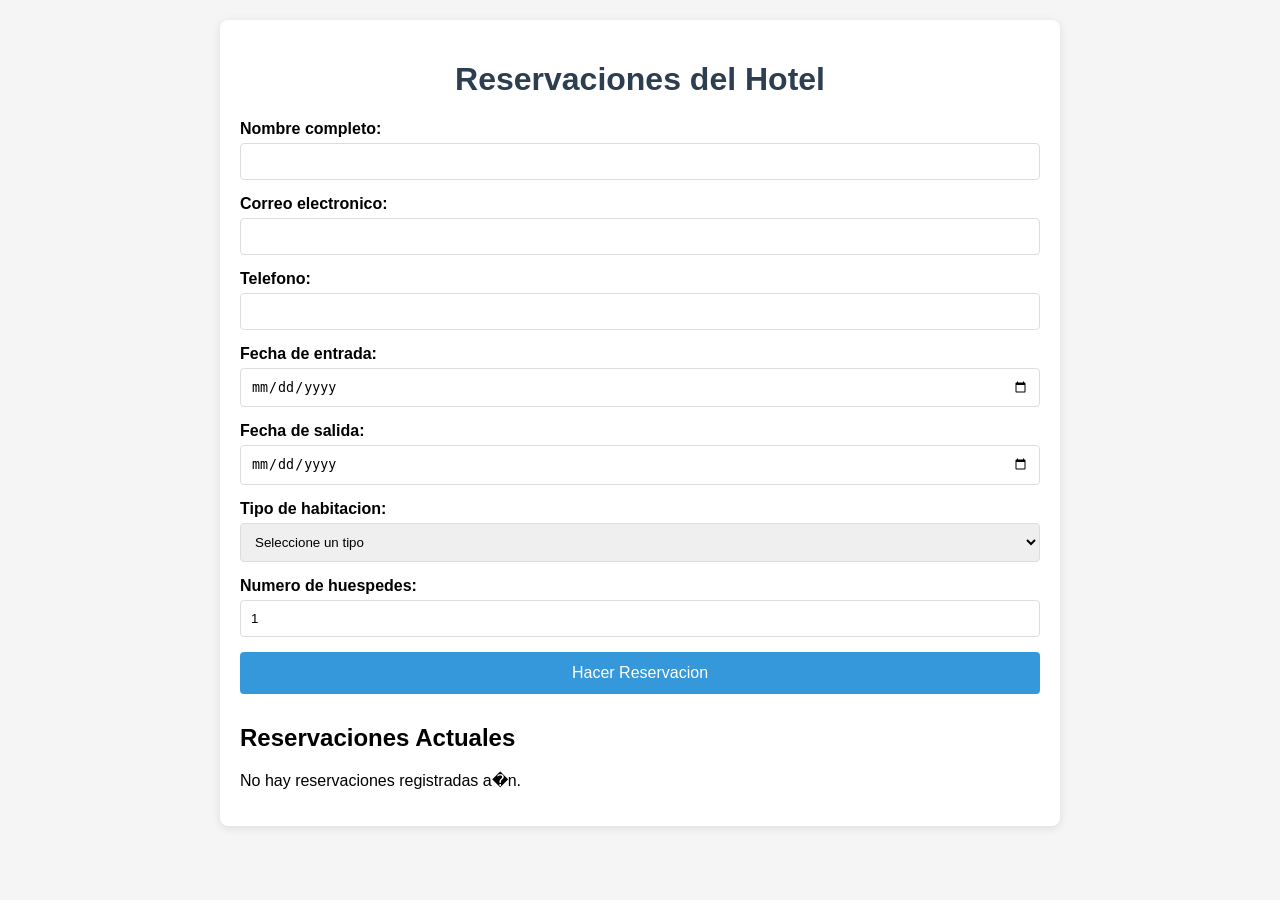
<file: reservations.html>
<!DOCTYPE html>
<html lang='es'>
<head>
    <meta charset='UTF-8'>
    <meta name='viewport' content='width=device-width, initial-scale=1.0'>
    <title>Reservaciones - Astro Resorts</title>
    <style>
        body {
            font-family: Arial, sans-serif;
            margin: 0;
            padding: 20px;
            background-color: #f5f5f5;
        }
        .container {
            max-width: 800px;
            margin: 0 auto;
            background-color: white;
            padding: 20px;
            border-radius: 8px;
            box-shadow: 0 2px 10px rgba(0,0,0,0.1);
        }
        h1 {
            color: #2c3e50;
            text-align: center;
        }
        .form-group {
            margin-bottom: 15px;
        }
        label {
            display: block;
            margin-bottom: 5px;
            font-weight: bold;
        }
        input, select {
            width: 100%;
            padding: 10px;
            border: 1px solid #ddd;
            border-radius: 4px;
            box-sizing: border-box;
        }
        button {
            background-color: #3498db;
            color: white;
            padding: 12px 20px;
            border: none;
            border-radius: 4px;
            cursor: pointer;
            font-size: 16px;
            width: 100%;
        }
        button:hover {
            background-color: #2980b9;
        }
        .reservations-list {
            margin-top: 30px;
        }
        .reservation-item {
            background-color: #ecf0f1;
            padding: 15px;
            margin-bottom: 10px;
            border-radius: 4px;
            border-left: 4px solid #3498db;
        }
    </style>
</head>
<body>
    <div class='container'>
        <h1>Reservaciones del Hotel</h1>
        
        <form id='reservationForm'>
            <div class='form-group'>
                <label for='name'>Nombre completo:</label>
                <input type='text' id='name' name='name' required>
            </div>
            
            <div class='form-group'>
                <label for='email'>Correo electronico:</label>
                <input type='email' id='email' name='email' required>
            </div>
            
            <div class='form-group'>
                <label for='phone'>Telefono:</label>
                <input type='tel' id='phone' name='phone'>
            </div>
            
            <div class='form-group'>
                <label for='checkin'>Fecha de entrada:</label>
                <input type='date' id='checkin' name='checkin' required>
            </div>
            
            <div class='form-group'>
                <label for='checkout'>Fecha de salida:</label>
                <input type='date' id='checkout' name='checkout' required>
            </div>
            
            <div class='form-group'>
                <label for='roomType'>Tipo de habitacion:</label>
                <select id='roomType' name='roomType' required>
                    <option value=''>Seleccione un tipo</option>
                    <option value='standard'>Estandar</option>
                    <option value='deluxe'>Deluxe</option>
                    <option value='suite'>Suite</option>
                    <option value='presidential'>Presidencial</option>
                </select>
            </div>
            
            <div class='form-group'>
                <label for='guests'>Numero de huespedes:</label>
                <input type='number' id='guests' name='guests' min='1' max='10' value='1'>
            </div>
            
            <button type='submit'>Hacer Reservacion</button>
        </form>
        
        <div class='reservations-list'>
            <h2>Reservaciones Actuales</h2>
            <p>No hay reservaciones registradas a�n.</p>
        </div>
    </div>

    <script>
        document.getElementById('reservationForm').addEventListener('submit', function(e) {
            e.preventDefault();
            
            // Get form values
            const name = document.getElementById('name').value;
            const email = document.getElementById('email').value;
            const phone = document.getElementById('phone').value;
            const checkin = document.getElementById('checkin').value;
            const checkout = document.getElementById('checkout').value;
            const roomType = document.getElementById('roomType').value;
            const guests = document.getElementById('guests').value;
            
            // Create reservation object
            const reservation = {
                name,
                email,
                phone,
                checkin,
                checkout,
                roomType,
                guests,
                date: new Date().toLocaleString()
            };
            
            // Get existing reservations from localStorage
            let reservations = JSON.parse(localStorage.getItem('hotelReservations') || '[]');
            
            // Add new reservation
            reservations.push(reservation);
            
            // Save back to localStorage
            localStorage.setItem('hotelReservations', JSON.stringify(reservations));
            
            // Clear form
            this.reset();
            
            // Update display
            displayReservations();
            
            alert('Reservaci�n realizada con �xito!');
        });
        
        function displayReservations() {
            const reservationsList = document.querySelector('.reservations-list');
            const reservations = JSON.parse(localStorage.getItem('hotelReservations') || '[]');
            
            if (reservations.length === 0) {
                reservationsList.innerHTML = '<h2>Reservaciones Actuales</h2><p>No hay reservaciones registradas a�n.</p>';
                return;
            }
            
            let reservationsHTML = '<h2>Reservaciones Actuales</h2>';
            reservations.forEach((res, index) => {
                reservationsHTML += `
                    <div class='reservation-item'>
                        <h3>Reservaci�n #${index + 1}</h3>
                        <p><strong>Nombre:</strong> ${res.name}</p>
                        <p><strong>Email:</strong> ${res.email}</p>
                        <p><strong>Tel�fono:</strong> ${res.phone || 'No proporcionado'}</p>
                        <p><strong>Fecha de entrada:</strong> ${res.checkin}</p>
                        <p><strong>Fecha de salida:</strong> ${res.checkout}</p>
                        <p><strong>Tipo de habitaci�n:</strong> ${res.roomType}</p>
                        <p><strong>N�mero de hu�spedes:</strong> ${res.guests}</p>
                        <p><strong>Fecha de reserva:</strong> ${res.date}</p>
                    </div>
                `;
            });
            
            reservationsList.innerHTML = reservationsHTML;
        }
        
        // Display reservations on page load
        displayReservations();
    </script>
</body>
</html>
</file>
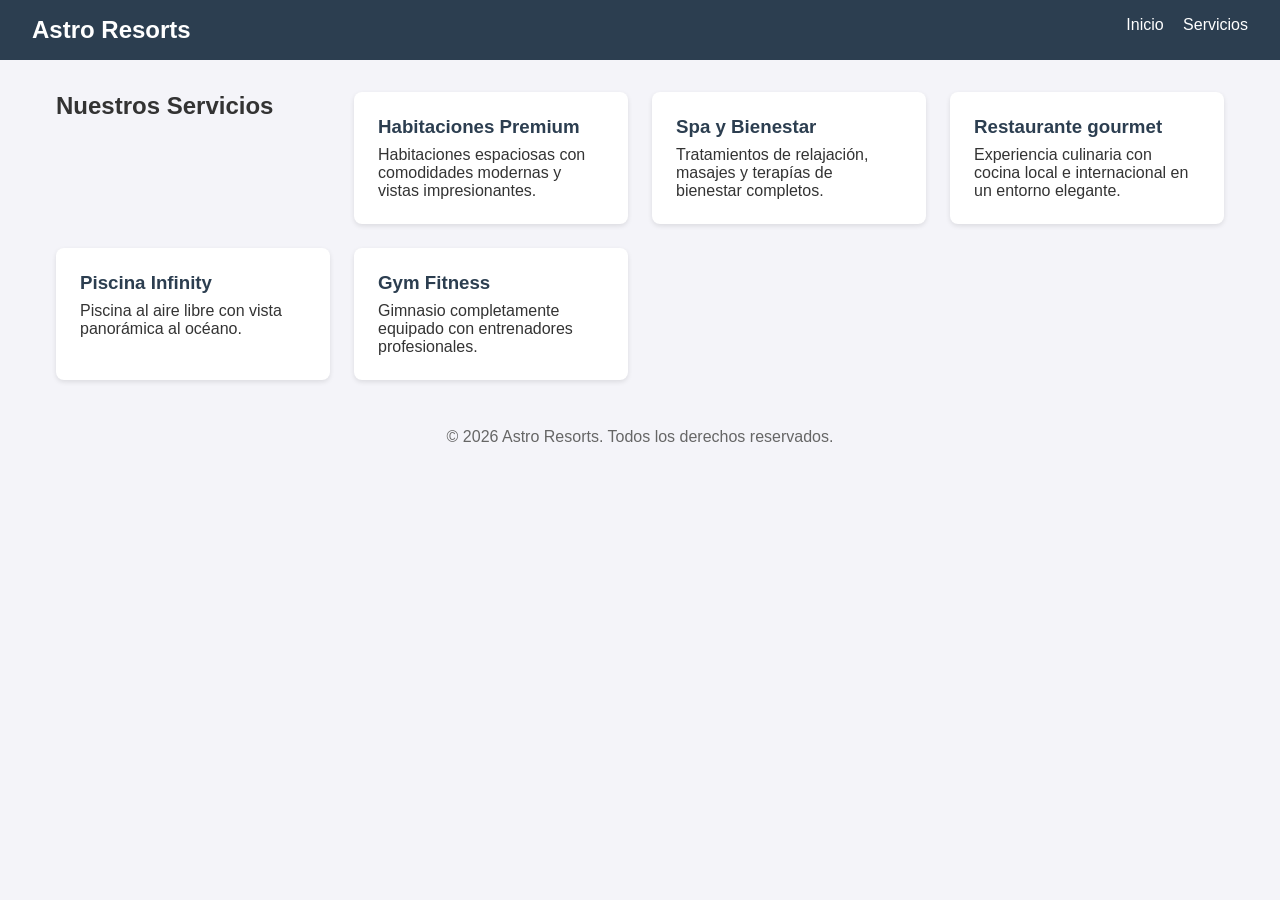
<file: services/services.html>
<!DOCTYPE html>
<html lang="es">
<head>
    <meta charset="UTF-8">
    <meta name="viewport" content="width=device-width, initial-scale=1.0">
    <title>Servicios del Hotel - Astro Resorts</title>
    <link rel="stylesheet" href="styles.css">
</head>
<body>
    <header>
        <div class="logo">Astro Resorts</div>
        <nav>
            <ul>
                <li><a href="../index.html">Inicio</a></li>
                <li><a href="services.html">Servicios</a></li>
            </ul>
        </nav>
    </header>

    <main>
        <section class="services-container">
            <h2>Nuestros Servicios</h2>
            
            <div class="service-card">
                <h3>Habitaciones Premium</h3>
                <p>Habitaciones espaciosas con comodidades modernas y vistas impresionantes.</p>
            </div>

            <div class="service-card">
                <h3>Spa y Bienestar</h3>
                <p>Tratamientos de relajación, masajes y terapías de bienestar completos.</p>
            </div>

            <div class="service-card">
                <h3>Restaurante gourmet</h3>
                <p>Experiencia culinaria con cocina local e internacional en un entorno elegante.</p>
            </div>

            <div class="service-card">
                <h3>Piscina Infinity</h3>
                <p>Piscina al aire libre con vista panorámica al océano.</p>
            </div>

            <div class="service-card">
                <h3>Gym Fitness</h3>
                <p>Gimnasio completamente equipado con entrenadores profesionales.</p>
            </div>
        </section>
    </main>

    <footer>
        <p>&copy; 2026 Astro Resorts. Todos los derechos reservados.</p>
    </footer>

    <script src="../script.js"></script>
</body>
</html>
</file>
<file: contact/style.css>
/* Reset y estilos base */
* {
    margin: 0;
    padding: 0;
    box-sizing: border-box;
}

html {
    scroll-behavior: smooth;
    font-size: 16px;
}

body {
    font-family: 'Segoe UI', Tahoma, Geneva, Verdana, sans-serif;
    line-height: 1.6;
    color: #333;
    background-color: #f9f9f9;
}

.container {
    width: 90%;
    max-width: 1200px;
    margin: 0 auto;
    padding: 0 1rem;
}

/* Encabezado */
.site-header {
    background-color: #fff;
    box-shadow: 0 2px 10px rgba(0, 0, 0, 0.1);
    position: sticky;
    top: 0;
    z-index: 1000;
}

.header-content {
    display: flex;
    justify-content: space-between;
    align-items: center;
    padding: 1rem 0;
}

.logo h1 {
    font-size: 1.8rem;
    color: #2c3e50;
    font-weight: 700;
}

.main-nav ul {
    display: flex;
    list-style: none;
    gap: 2rem;
}

.main-nav a {
    text-decoration: none;
    color: #555;
    font-weight: 500;
    transition: color 0.3s ease;
    padding: 0.5rem 0;
    position: relative;
}

.main-nav a:hover {
    color: #2c3e50;
}

.main-nav a.active {
    color: #e74c3c;
}

.main-nav a.active::after {
    content: '';
    position: absolute;
    bottom: 0;
    left: 0;
    width: 100%;
    height: 3px;
    background-color: #e74c3c;
}

/* Hero Section */
.hero {
    background: linear-gradient(135deg, #1a2a6c, #b21f1f, #1a2a6c);
    color: white;
    text-align: center;
    padding: 6rem 0 4rem;
    position: relative;
    overflow: hidden;
}

.hero::before {
    content: '';
    position: absolute;
    top: 0;
    left: 0;
    width: 100%;
    height: 100%;
    background-image: 
        radial-gradient(circle at 10% 20%, rgba(255,255,255,0.1) 0%, transparent 20%),
        radial-gradient(circle at 90% 80%, rgba(255,255,255,0.1) 0%, transparent 20%);
}

.hero-content {
    position: relative;
    z-index: 1;
}

.hero h1 {
    font-size: 2.5rem;
    margin-bottom: 1rem;
    text-shadow: 0 2px 4px rgba(0,0,0,0.3);
}

.hero p {
    font-size: 1.2rem;
    opacity: 0.9;
    max-width: 600px;
    margin: 0 auto;
}

/* Sección de Información de Contacto */
.contact-info {
    padding: 4rem 0;
    background-color: #fff;
}

.contact-info h2 {
    text-align: center;
    margin-bottom: 2.5rem;
    color: #2c3e50;
    font-size: 2rem;
}

.info-cards {
    display: grid;
    grid-template-columns: repeat(auto-fit, minmax(280px, 1fr));
    gap: 2rem;
}

.card {
    background: #f8f9fa;
    border-radius: 12px;
    padding: 2rem;
    box-shadow: 0 4px 12px rgba(0, 0, 0, 0.08);
    transition: transform 0.3s ease, box-shadow 0.3s ease;
}

.card:hover {
    transform: translateY(-5px);
    box-shadow: 0 8px 20px rgba(0, 0, 0, 0.12);
}

.card-icon {
    width: 50px;
    height: 50px;
    background: linear-gradient(135deg, #e74c3c, #c0392b);
    border-radius: 50%;
    display: flex;
    align-items: center;
    justify-content: center;
    margin-bottom: 1.5rem;
}

.card-icon svg {
    width: 28px;
    height: 28px;
    fill: white;
}

.card h3 {
    color: #2c3e50;
    margin-bottom: 1rem;
    font-size: 1.3rem;
}

.card p {
    color: #555;
    margin-bottom: 0.8rem;
}

.card a {
    color: #e74c3c;
    text-decoration: none;
    font-weight: 500;
    transition: color 0.3s ease;
}

.card a:hover {
    color: #c0392b;
    text-decoration: underline;
}

/* Formulario de Contacto */
.contact-form {
    background-color: #fff;
    padding: 4rem 0;
}

.contact-form h2 {
    text-align: center;
    margin-bottom: 2.5rem;
    color: #2c3e50;
    font-size: 2rem;
}

.form {
    max-width: 700px;
    margin: 0 auto;
    background: #f8f9fa;
    padding: 2.5rem;
    border-radius: 12px;
    box-shadow: 0 4px 12px rgba(0, 0, 0, 0.08);
}

.form-group {
    margin-bottom: 1.5rem;
}

.form-group label {
    display: block;
    margin-bottom: 0.5rem;
    font-weight: 600;
    color: #2c3e50;
}

.form-group input,
.form-group select,
.form-group textarea {
    width: 100%;
    padding: 0.9rem;
    border: 2px solid #e0e0e0;
    border-radius: 8px;
    font-family: inherit;
    font-size: 1rem;
    transition: border-color 0.3s ease, box-shadow 0.3s ease;
}

.form-group input:focus,
.form-group select:focus,
.form-group textarea:focus {
    outline: none;
    border-color: #e74c3c;
    box-shadow: 0 0 0 3px rgba(231, 76, 60, 0.2);
}

.form-group textarea {
    resize: vertical;
    min-height: 120px;
}

.btn-primary {
    background: linear-gradient(135deg, #e74c3c, #c0392b);
    color: white;
    border: none;
    padding: 1rem 2rem;
    font-size: 1.1rem;
    font-weight: 600;
    border-radius: 8px;
    cursor: pointer;
    transition: transform 0.2s ease, box-shadow 0.2s ease;
    display: inline-block;
    text-align: center;
}

.btn-primary:hover {
    transform: translateY(-2px);
    box-shadow: 0 4px 12px rgba(231, 76, 60, 0.4);
}

.btn-primary:active {
    transform: translateY(0);
}

.form-response {
    margin-top: 1.5rem;
    text-align: center;
    font-weight: 500;
    min-height: 2rem;
}

.form-response.success {
    color: #27ae60;
}

.form-response.error {
    color: #e74c3c;
}

/* Mapa de Ubicación */
.location-map {
    background-color: #fff;
    padding: 4rem 0;
}

.location-map h2 {
    text-align: center;
    margin-bottom: 2rem;
    color: #2c3e50;
    font-size: 2rem;
}

.map-container {
    border-radius: 12px;
    overflow: hidden;
    box-shadow: 0 4px 12px rgba(0, 0, 0, 0.15);
    height: 400px;
}

/* Footer */
.site-footer {
    background-color: #2c3e50;
    color: #ecf0f1;
    padding: 4rem 0 2rem;
}

.footer-content {
    display: grid;
    grid-template-columns: repeat(auto-fit, minmax(200px, 1fr));
    gap: 2.5rem;
    margin-bottom: 2rem;
}

.footer-section h3 {
    color: #fff;
    margin-bottom: 1.5rem;
    font-size: 1.3rem;
    position: relative;
    padding-bottom: 0.5rem;
}

.footer-section h3::after {
    content: '';
    position: absolute;
    bottom: 0;
    left: 0;
    width: 50px;
    height: 3px;
    background-color: #e74c3c;
}

.footer-section ul {
    list-style: none;
}

.footer-section ul li {
    margin-bottom: 0.8rem;
}

.footer-section ul li a {
    color: #bdc3c7;
    text-decoration: none;
    transition: color 0.3s ease;
}

.footer-section ul li a:hover {
    color: #fff;
}

.social-links {
    display: flex;
    gap: 1rem;
    margin-top: 1rem;
}

.social-links a {
    color: #bdc3c7;
    font-size: 1.5rem;
    transition: color 0.3s ease, transform 0.2s ease;
}

.social-links a:hover {
    color: #fff;
    transform: translateY(-3px);
}

.footer-bottom {
    text-align: center;
    padding-top: 2rem;
    border-top: 1px solid #34495e;
    font-size: 0.9rem;
    opacity: 0.8;
}

/* Responsividad */
@media (max-width: 768px) {
    .main-nav {
        display: none;
    }
    
    .hero h1 {
        font-size: 2rem;
    }
    
    .hero p {
        font-size: 1rem;
    }
    
    .contact-info h2,
    .contact-form h2,
    .location-map h2 {
        font-size: 1.8rem;
    }
    
    .info-cards {
        grid-template-columns: 1fr;
    }
    
    .footer-content {
        grid-template-columns: 1fr;
        text-align: center;
    }
    
    .footer-section h3::after {
        left: 50%;
        transform: translateX(-50%);
    }
    
    .social-links {
        justify-content: center;
    }
}

@media (max-width: 480px) {
    .container {
        width: 95%;
    }
    
    .logo h1 {
        font-size: 1.5rem;
    }
    
    .hero {
        padding: 4rem 0 2rem;
    }
    
    .hero h1 {
        font-size: 1.8rem;
    }
    
    .contact-info,
    .contact-form,
    .location-map {
        padding: 2.5rem 0;
    }
    
    .form {
        padding: 1.5rem;
    }
}
</file>
<file: services/styles.css>
* {
    margin: 0;
    padding: 0;
    box-sizing: border-box;
}

body {
    font-family: 'Segoe UI', Tahoma, Geneva, Verdana, sans-serif;
    background-color: #f4f4f9;
    color: #333;
}

header {
    background-color: #2c3e50;
    color: white;
    padding: 1rem 2rem;
    overflow: hidden;
}

header .logo {
    font-size: 1.5rem;
    font-weight: bold;
    float: left;
}

header nav {
    float: right;
}

header nav ul {
    list-style: none;
}

header nav ul li {
    display: inline-block;
    margin-left: 15px;
}

header nav ul li a {
    color: white;
    text-decoration: none;
    font-weight: 500;
}

main {
    max-width: 1200px;
    margin: 2rem auto;
    padding: 0 1rem;
}

.services-container {
    display: grid;
    grid-template-columns: repeat(auto-fit, minmax(250px, 1fr));
    gap: 1.5rem;
    margin-top: 2rem;
}

.service-card {
    background: white;
    padding: 1.5rem;
    border-radius: 8px;
    box-shadow: 0 2px 5px rgba(0,0,0,0.1);
    transition: transform 0.3s ease;
}

.service-card:hover {
    transform: translateY(-5px);
}

.service-card h3 {
    color: #2c3e50;
    margin-bottom: 0.5rem;
}

footer {
    text-align: center;
    padding: 1rem;
    color: #666;
    margin-top: 2rem;
}
</file>
